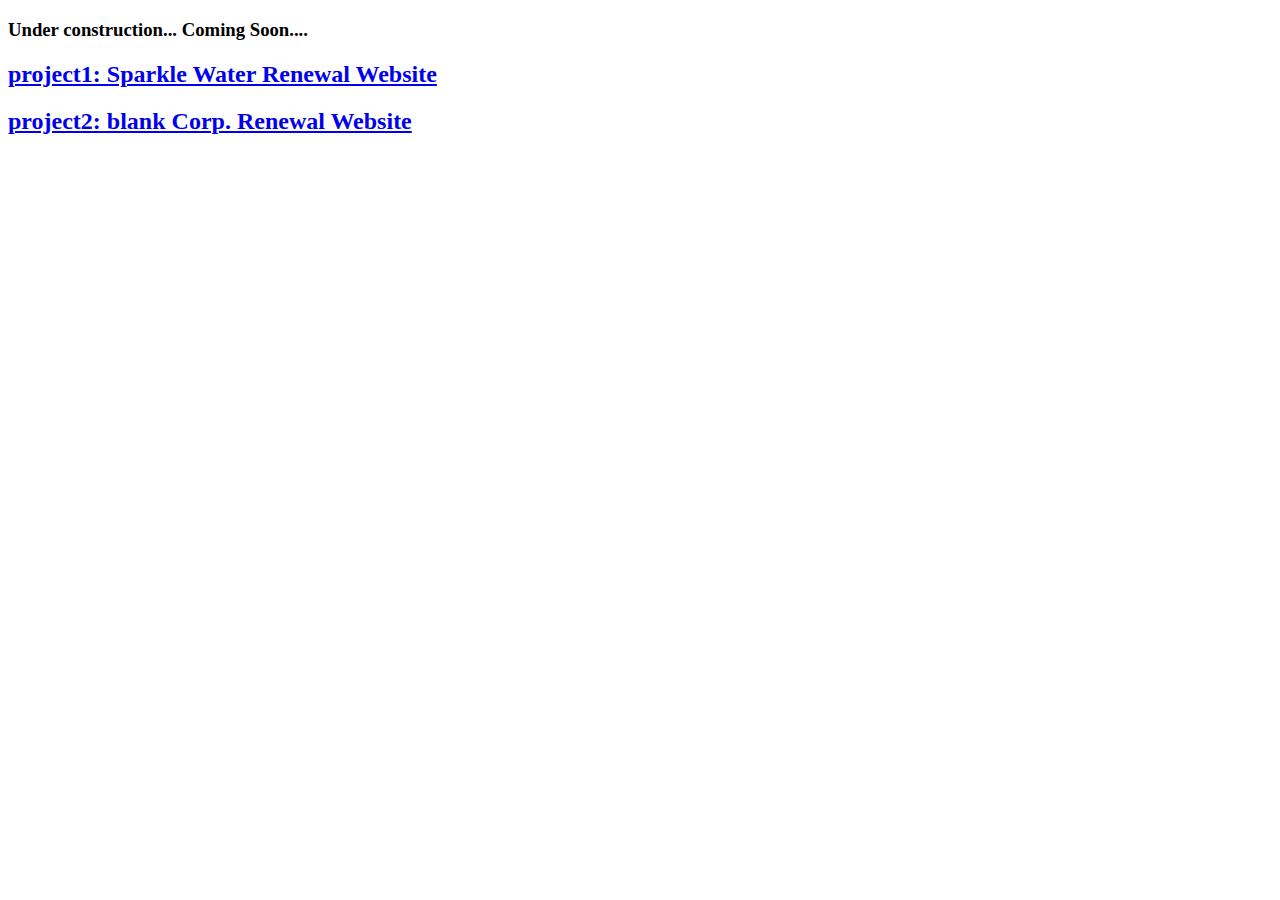
<file: index.html>
<!DOCTYPE html>
<html lang="en">

<head>
    <meta charset="UTF-8">
    <!-- 오픈그래프 -->
    <meta property="og:type" content="website">
    <meta property="og:site_name" content="이우람의 마이 사이트">
    <meta property="og:image" content="img/omimg.png">
    <meta property="og:title" content="Wooram's Mysite Website">
    <meta property="og:description" content="이우람의 포트폴리오">
    <!-- <meta property="og:url"content="010-0000-0000"> -->
    <meta http-equiv="X-UA-Compatible" content="IE=edge">
    <meta name="viewport" content="width=device-width, initial-scale=1.0">
    <title>이우람의 마이 사이트</title>
    <link rel="icon" href="img/favicon.png">
</head>

<body>
    <h3>Under construction... Coming Soon....</h3>
    <h2><a href="project1/index.html" target="_blank">project1: Sparkle Water Renewal Website</a></h2>
    <h2><a href="project2/index.html" target="_blank">project2: blank Corp. Renewal Website</a></h2>
</body>

</html>
</file>
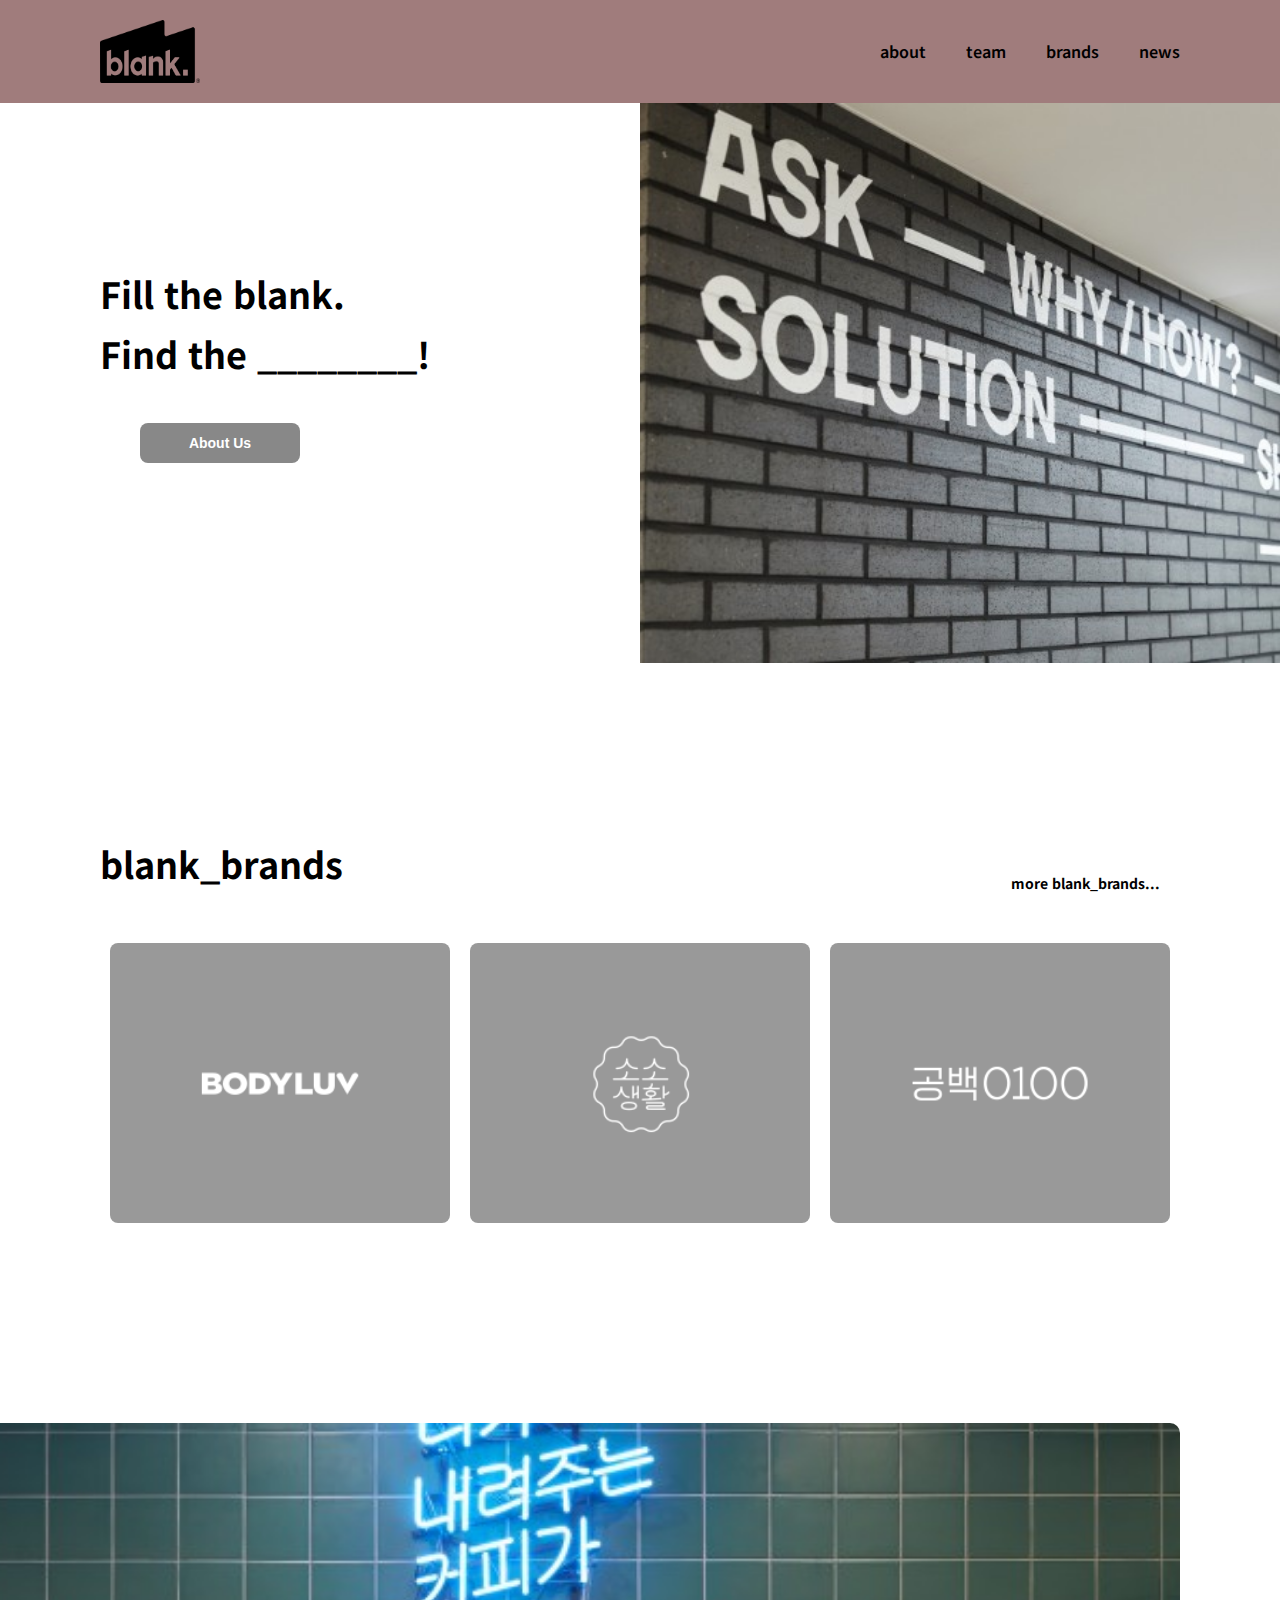
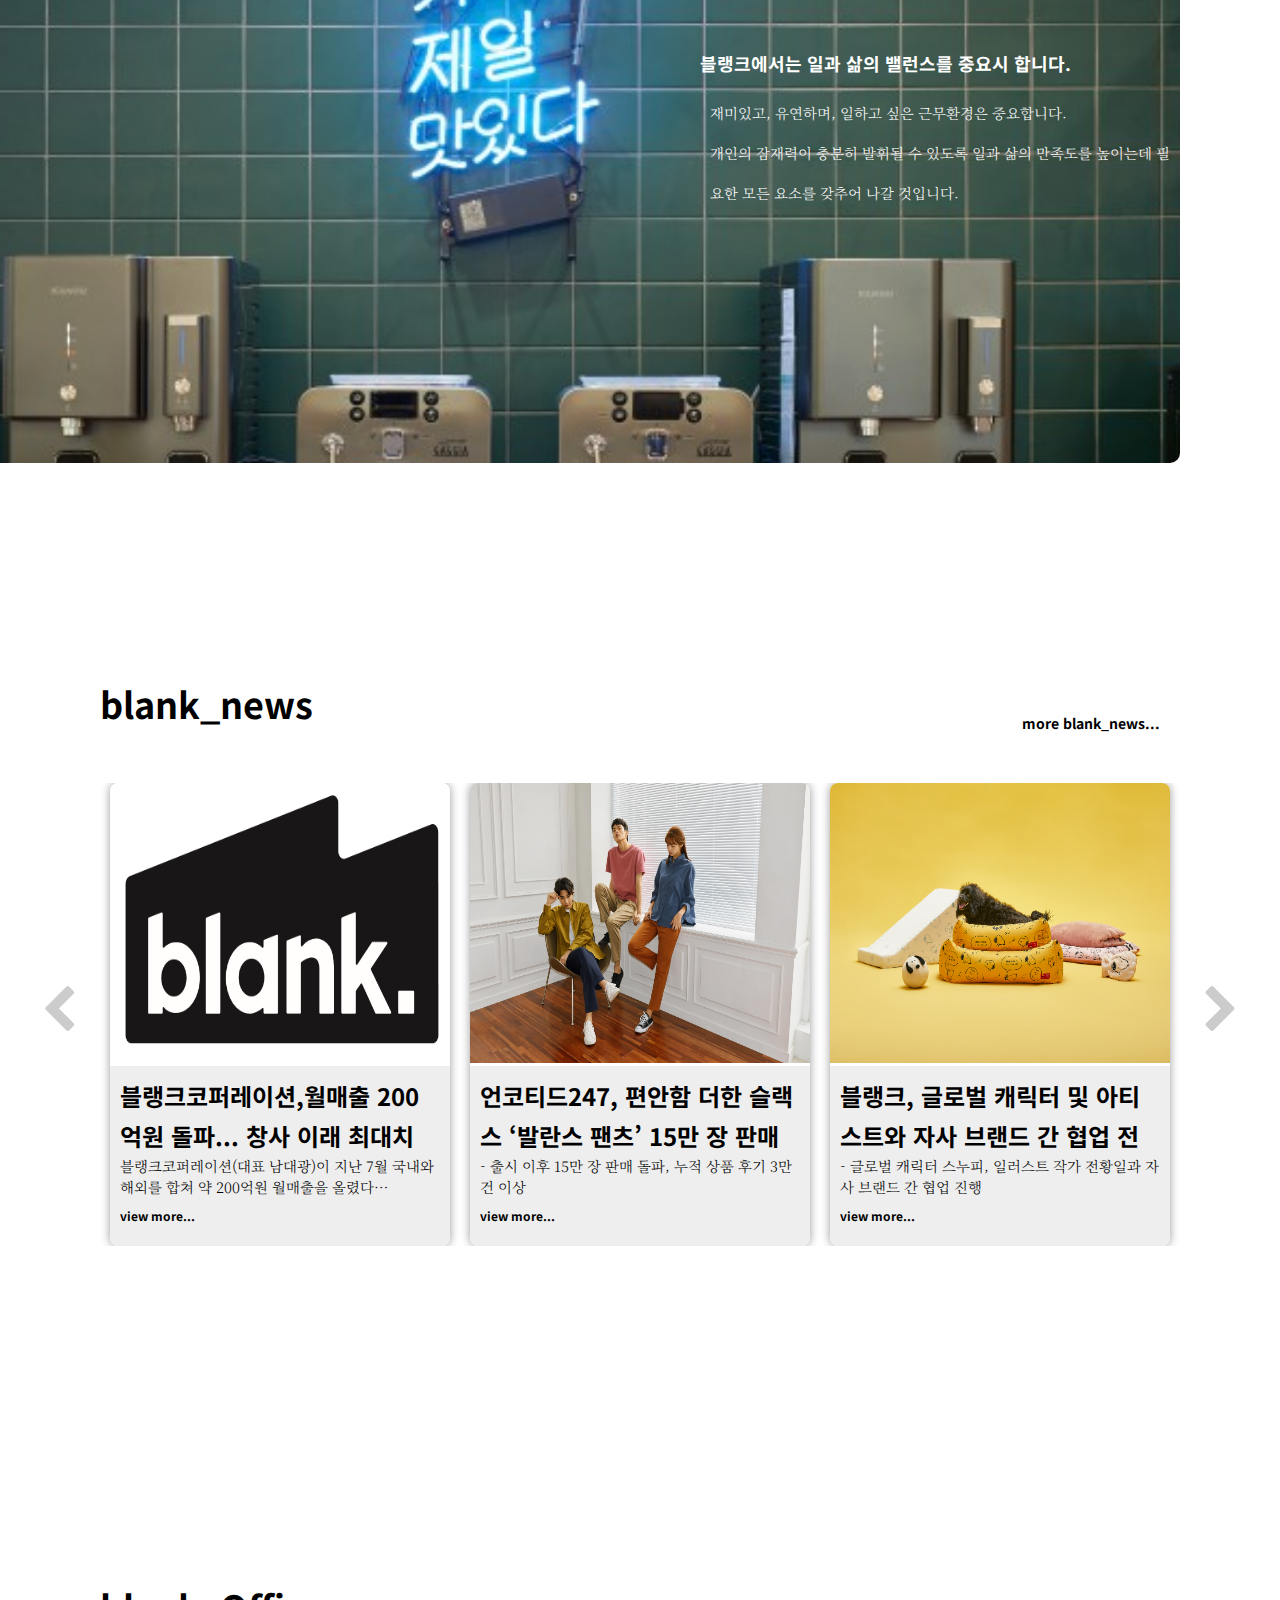
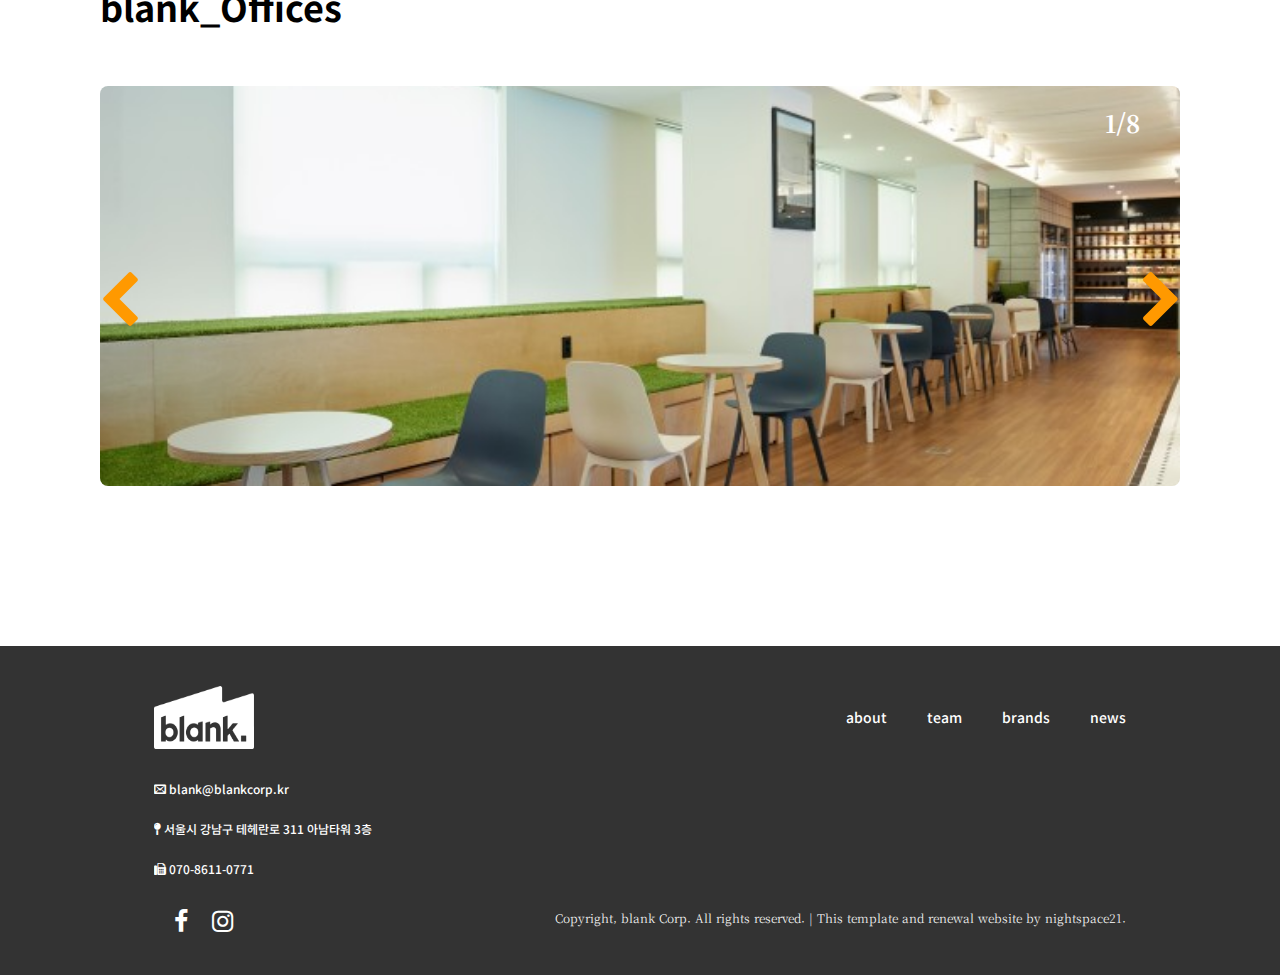
<file: project2/index.html>
<!DOCTYPE html>
<html lang="ko">
<head>
    <meta charset="UTF-8">
    <meta http-equiv="X-UA-Compatible" content="IE=edge">
    <meta name="viewport" content="width=device-width, initial-scale=1.0,minimum-scale=0,maximum-scale=1.0, user-scalable=no">
    <title>blank_corp_renewal_website</title>
    <link rel="icon" href="img/blank_favi.ico">
    <link rel="stylesheet" href="css/reset.css">
    <link rel="stylesheet" href="css/common.css">
    <link rel="stylesheet" href="css/index.css">
    <link rel="stylesheet" href="css/index780.css" media="(max-width: 780px)">
    <link rel="stylesheet" href="css/index420.css" media="(max-width: 420px)">
    <script src="js/jquery-3.6.0.min.js"></script>
    <script src="js/jquery-ui.min.js"></script>
    <script src="js/all.js"></script>
    <script src="js/index.js"></script>
</head>
<body>
    <div class="hdrWrap">
        <header>
            <h1>
                <a href="index.html"><img src="img/ci_logo.png" alt="logo"></a>
            </h1>
            <nav>
                <h2><a href="sub1_about.html"> about </a></h2>
                <h2><a href="sub2_team.html"> team  </a></h2>
                <h2><a href="sub3_brands.html"> brands </a></h2>
                <h2><a href="sub4_news.html"> news </a></h2>
            </nav>
            <div class="bars">
                <button><i class="lee-menu"></i></button>
            </div>
        </header>
    </div>

    <div class="navWrap">
        <section>
            <div class="image i1"></div>
            <nav>
                <h2><a href="sub1_about.html"> about </a></h2>
                <h2><a href="sub2_team.html"> team  </a></h2>
                <h2><a href="sub3_brands.html"> brands </a></h2>
                <h2><a href="sub4_news.html"> news </a></h2>
            </nav>
        </section>
    </div>
    
    <div class="main">
        <section>
            <header>
                <h2> 
                    Fill the blank. 
                    <br> Find the ________!</h2>
                <div class="btn">
                    <button><a href="sub1_about.html">About Us</a></button>
                </div>
            </header>
            <div class="artgroup">
                <article>
                    <div class="image i1"></div>
                </article>
            </div>
        </section>
    </div>

    <div class="content cnt1_brand">
        <header>
            <h3>blank_brands</h3>
            <div class="gopage">
                <h4><a href="sub3_brands.html" target="_blank">more blank_brands...</a> </h4>
            </div>
        </header>
        <section>
            <article>
                <div class="image i1"></div>
                <div class="texts">
                    <div class="logo lo1"></div>
                    <h4>평범한 일상 속 솔루션 '바디럽'</h4>
                    <p>
                        실생활에서 느끼는 사소한 고민부터 큰 고민까지 해결하고자 소비자의 관점에서 돕고 고민합니다.
                    </p>
                    <h5><a href="https://bodyluv.kr/" target="blank_">바디럽 웹사이트</a> </h5>
                </div>
            </article>
            <article>
                <div class="image i2"></div>
                <div class="texts">
                    <div class="logo lo2"></div>
                    <h4>소소한 식습관 '소소생활'</h4>
                    <p>
                        바쁜 생활 속에서 더이상 끼니를 챙기는 것이 사치라고 느끼지 않도록 건강한 식문화를 제안합니다.
                    </p>
                    <h5><a href="http://sosolife.kr/" target="blank_">소소생활 웹사이트</a></h5>
                </div>
            </article>
            <article>
                <div class="image i3"></div>
                <div class="texts">
                    <div class="logo lo3"></div>
                    <h4>모던한 클린 라이프스타일 '공백'</h4>
                    <p>
                        모던하고 기능적인 디자인으로 새로운 클린 라이프스타일을 제안합니다.
                        
                    </p>
                    <h5><a href="http://www.gong100.kr/" target="blank_">공백 웹사이트</a></h5>
                </div>
            </article>
        </section>
    </div>

    <div class="content cnt2_banner">
        <section>
            <article>
                <div class="image i1"></div>
                <div class="texts">
                    <h4>블랭크에서는 일과 삶의 밸런스를 중요시 합니다.</h4>
                    <p>
                        재미있고, 유연하며, 일하고 싶은 근무환경은 중요합니다. 
                        <br>개인의 잠재력이 충분히 발휘될 수 있도록 일과 
                        삶의 만족도를 높이는데 필요한 모든 요소를 
                        갖추어 나갈 것입니다.
                    </p>
                </div>
            </article>
        </section>
    </div>

    <div class="content cnt3_news">
        <header>
            <h3>blank_news</h3>
            <div class="gopage">
                <h4><a href="sub4_news.html" target="_blank">more blank_news...</a></h4>
            </div>
        </header>
        <section>
            <div class="artview">
                <div class="artgroup">
                    <article class='center'>
                        <div class="image i2"><img src="img/index/news/pic02.jpg" alt="news_pt2"></div>
                        <div class="texts">
                            <h4>언코티드247, 편안함 더한 슬랙스 ‘발란스 팬츠’ 15만 장 판매 돌파</h4>
                            <p>
                                - 출시 이후 15만 장 판매 돌파, 누적 상품 후기 3만 건 이상
                                <br>- 세련된 디자인에 착용감, 데일리 패션아이템으로 주목
                                <br>- 여름 맞아 일상, 물놀이 등 다양한 활동에 적합한 ‘포세이돈 팬츠’ 출시
                            </p>
                            <h5><a href="sub4_news.html">view more...</a></h5>
                        </div>
                    </article>
                    <article>
                        <div class="image i3"><img src="img/index/news/pic03.jpg" alt="news_pt3"></div>
                        <div class="texts">
                            <h4>블랭크, 글로벌 캐릭터 및 아티스트와 자사 브랜드 간 협업 전개</h4>
                            <p>
                                - 글로벌 캐릭터 스누피, 일러스트 작가 전황일과 자사 브랜드 간 협업 진행
                                <br>- 기대평 7,000여 건, 초도물량 완판, 높은 만족도에 추가판매 요청 쇄도
                                <br>- 이슈화 보다는 브랜드 메시지 전파에 초점, 다양한 협업 이어갈 것
                            </p>
                            <h5><a href="sub4_news.html">view more...</a></h5>
                        </div>
                    </article>
                    <article>
                        <div class="image i4"><img src="img/index/news/pic04.jpg" alt="news_pt4"></div>
                        <div class="texts">
                            <h4>블랭크코퍼레이션, 무역의 날 맞아 700만불 수출의 탑 수상</h4>
                            <p>
                                - 2018년 해외 법인 설립, 작년 300만 이어 올해 수출액 700만불 성과
                                <br>- 아시아 이어 미주로 수출 국가 다변화, 현지 맞춤형 전략으로 성장 이어가
                                <br>- 커머스와 콘텐츠 결합한 블랭크식 비즈니스 모델 해외서도 작용 확인
                            </p>
                            <h5><a href="sub4_news.html">view more...</a></h5>
                        </div>
                    </article>
                    <article>
                        <div class="image i5"><img src="img/index/news/pic05.jpg" alt="news_pt5"></div>
                        <div class="texts">
                            <h4>반려동물 교감 브랜드 아르르, 패션브랜드 폴로 랄프 로렌과 함께 새해맞이 선물세트 공개</h4>
                            <p>
                                - 반려가족에게 신뢰받는 아르르, 세계적 패션브랜드 폴로 랄프 로렌의 만남
                                <br>- 반려견 폴로 티셔츠와 아르르 하네스, 리쉬로 구성된 300세트 한정판
                                <br>- 양사의 브랜드 정체성과 디자인 감각 엿볼 수 있는 패션 화보도 선보여
                            </p>
                            <h5><a href="sub4_news.html">view more...</a></h5>
                        </div>
                    </article>
                    <article>
                        <div class="image i6"><img src="img/index/news/pic06.png" alt="news_pt6"></div>
                        <div class="texts">
                            <h4>바디럽, 마스크 재판매로 폭리 취하는 악용 사례에 주의 당부</h4>
                            <p>
                                - 바디럽 마스크 제품으로 부당 이익 취하는 리셀러(재판매업자) 주의 당부
                                <br>- 대량 매집 의심 사례 확인 및 조치 위한 실시간 모니터링 시스템 가동
                                <br>- KF94 마스크 20만 장 추가 확보, 1인당 100 장 한정판매로 안전공급 실시
                            </p>
                            <h5><a href="sub4_news.html">view more...</a></h5>
                        </div>
                    </article>
                    <article>
                        <div class="image i1"><img src="img/index/news/pic01.jpg" alt="news_pt1"></div>
                        <div class="texts">
                            <h4>블랭크코퍼레이션,월매출 200억원 돌파... 창사 이래 최대치</h4>
                            <p>
                                블랭크코퍼레이션(대표 남대광)이 지난 7월 국내와 해외를 합쳐 약 200억원 월매출을 올렸다…
                            </p>
                            <h5><a href="sub4_news.html">view more...</a></h5>
                        </div>
                    </article>
                </div>
                <div class="btns">
                    <button class="btprev"> <i class="lee-chevron-left"></i>   </button>
                    <button class="btnext"> <i class="lee-chevron-right"></i>   </button>
                </div>
            </div>
        </section>
    </div>

    <div class="content cnt4_offices">
        <header>
            <h3>blank_Offices</h3>
        </header>
        <section>
            <div class="num"><span>1</span>/8</div>
            <div class="artgroup">
                <article>
                    <div class="image i2"></div>
                    <div class="image i3"></div>
                    <div class="image i4"></div>
                    <div class="image i5"></div>
                    <div class="image i6"></div>
                    <div class="image i7"></div>
                    <div class="image i8"></div>
                    <div class="image i1"></div>
                </article>
            </div>
            <div class="btns">
                <button class="btprev"><i class="lee-chevron-left"></i></button>
                <button class="btnext"> <i class="lee-chevron-right"></i></button>
            </div>
        </section>
    </div>

<div class="ftrWrap">
    <footer>
        <div class="footerFst">
            <h1>
                <a href="index.html"><img src="img/ci_logo_w.png" alt="logo"></a>
            </h1>
            <nav>
                <h2><a href="sub1_about.html"> about </a></h2>
                <h2><a href="sub2_team.html"> team  </a></h2>
                <h2><a href="sub3_brands.html"> brands </a></h2>
                <h2><a href="sub4_news.html"> news </a></h2>
            </nav>
        </div>
        <div class="footermiddle">
            <nav><h4><i class='lee-envelop'></i> <a href="mailto:blank@blankcorp.kr" target="_blank">blank@blankcorp.kr</a></h4></nav>
            <nav><h4><i class="lee-map-pin"></i> <a href="http://naver.me/FVPXGFjz" target="_blank">서울시 강남구 테헤란로 311 아남타워 3층</a></h4></nav>
            <nav><h4><i class="lee-fax"></i> <a href="fax:070-8611-0771" target="_blank">070-8611-0771</a> </h4></nav>
        </div>
        <div class="footerlast">
            <nav>
                <a href="https://www.facebook.com/blankcp/" target="_blank"><i class="lee-facebook"></i></a>
                <a href="https://www.instagram.com/blank_corp/" target="_blank"><i class="lee-instagram"></i></a>
            </nav>
            <p>
                Copyright, blank Corp. All rights reserved. | This template and renewal website by nightspace21.
            </p>
        </div>
    </footer>
</div>

</body>
</html>
</file>
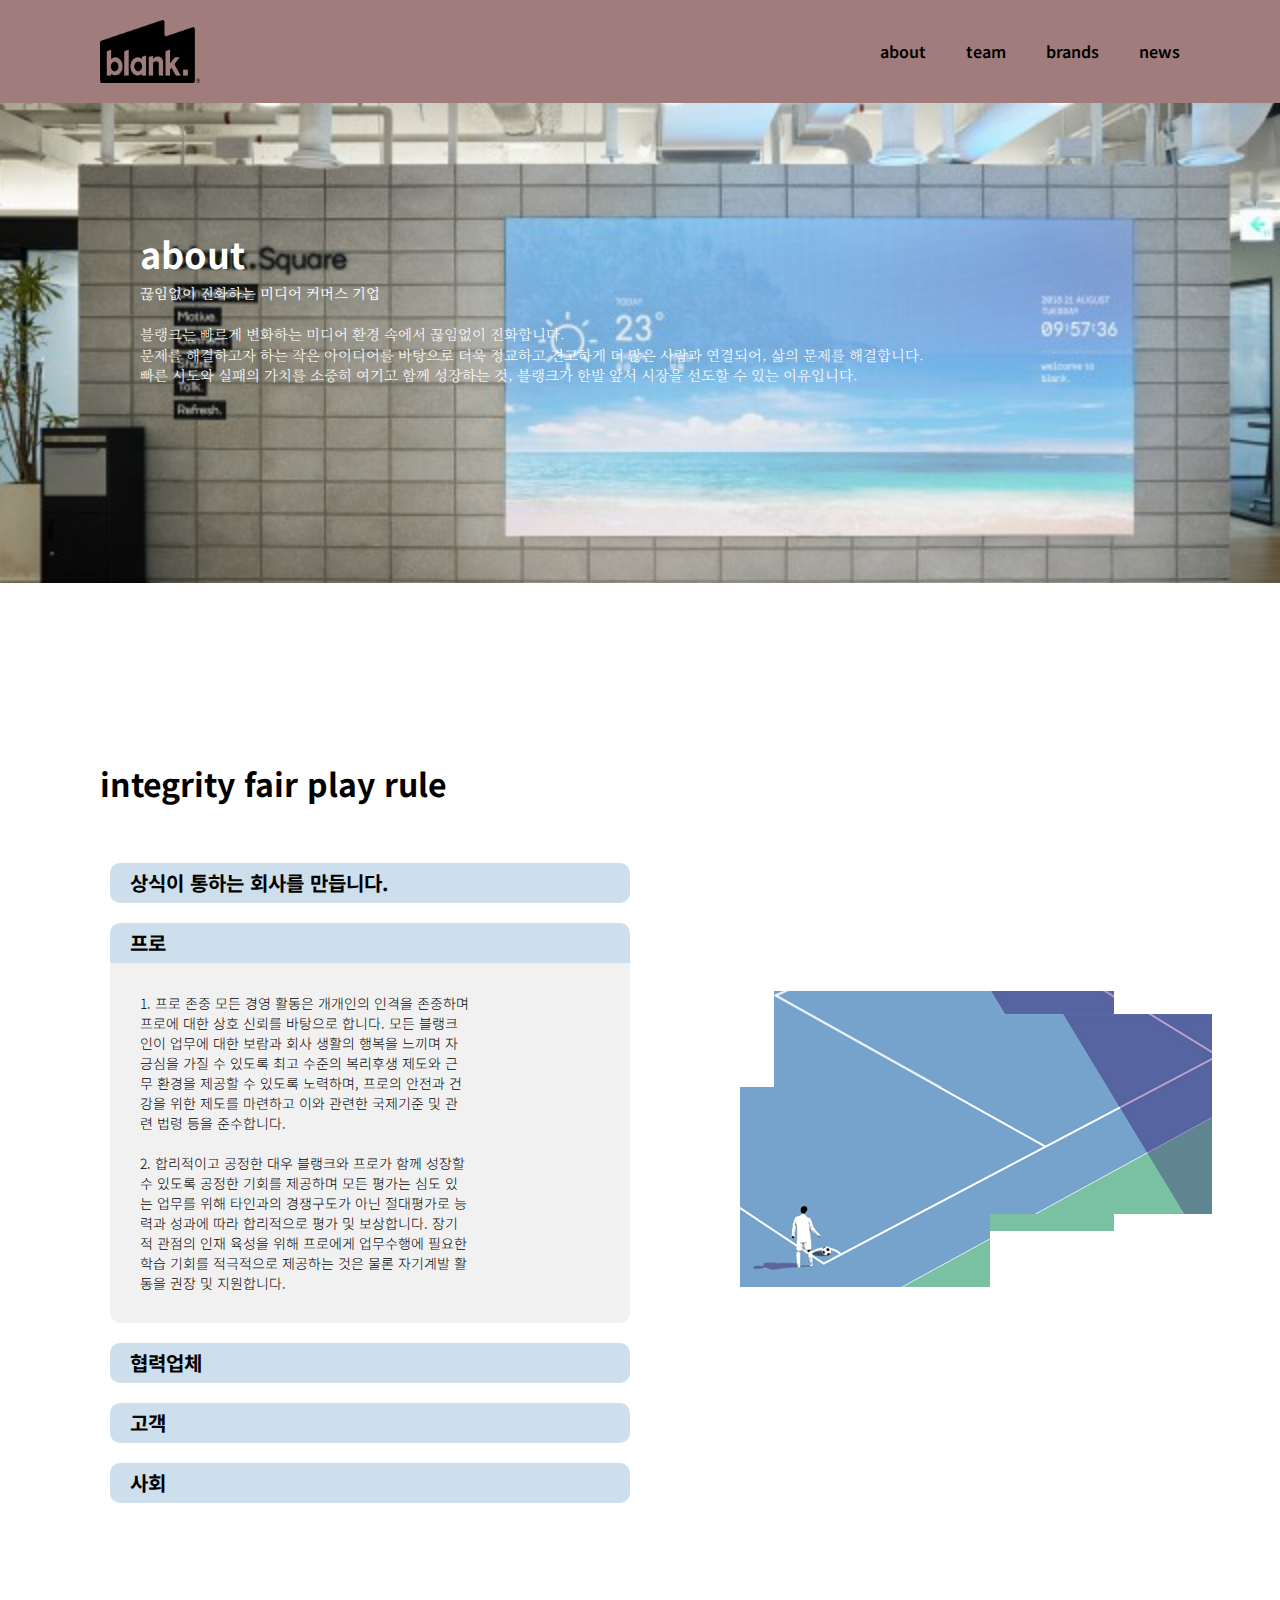
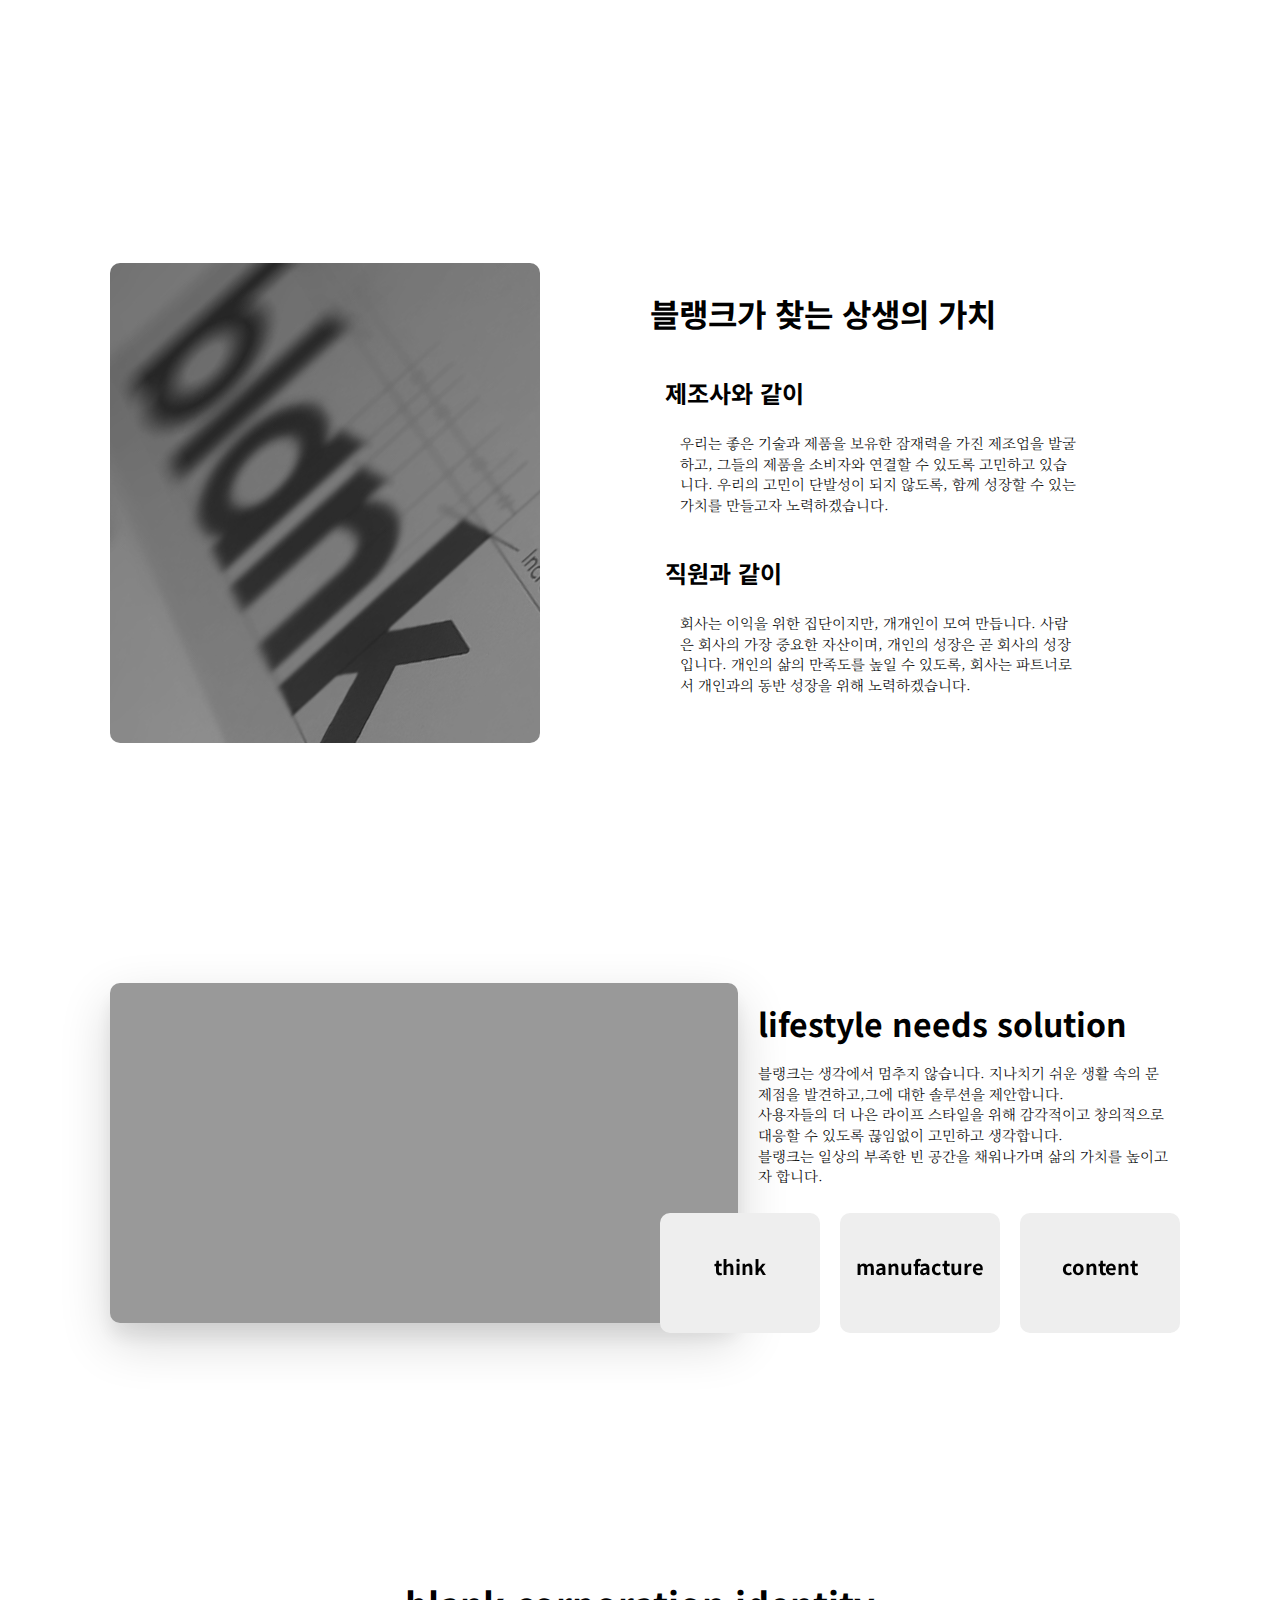
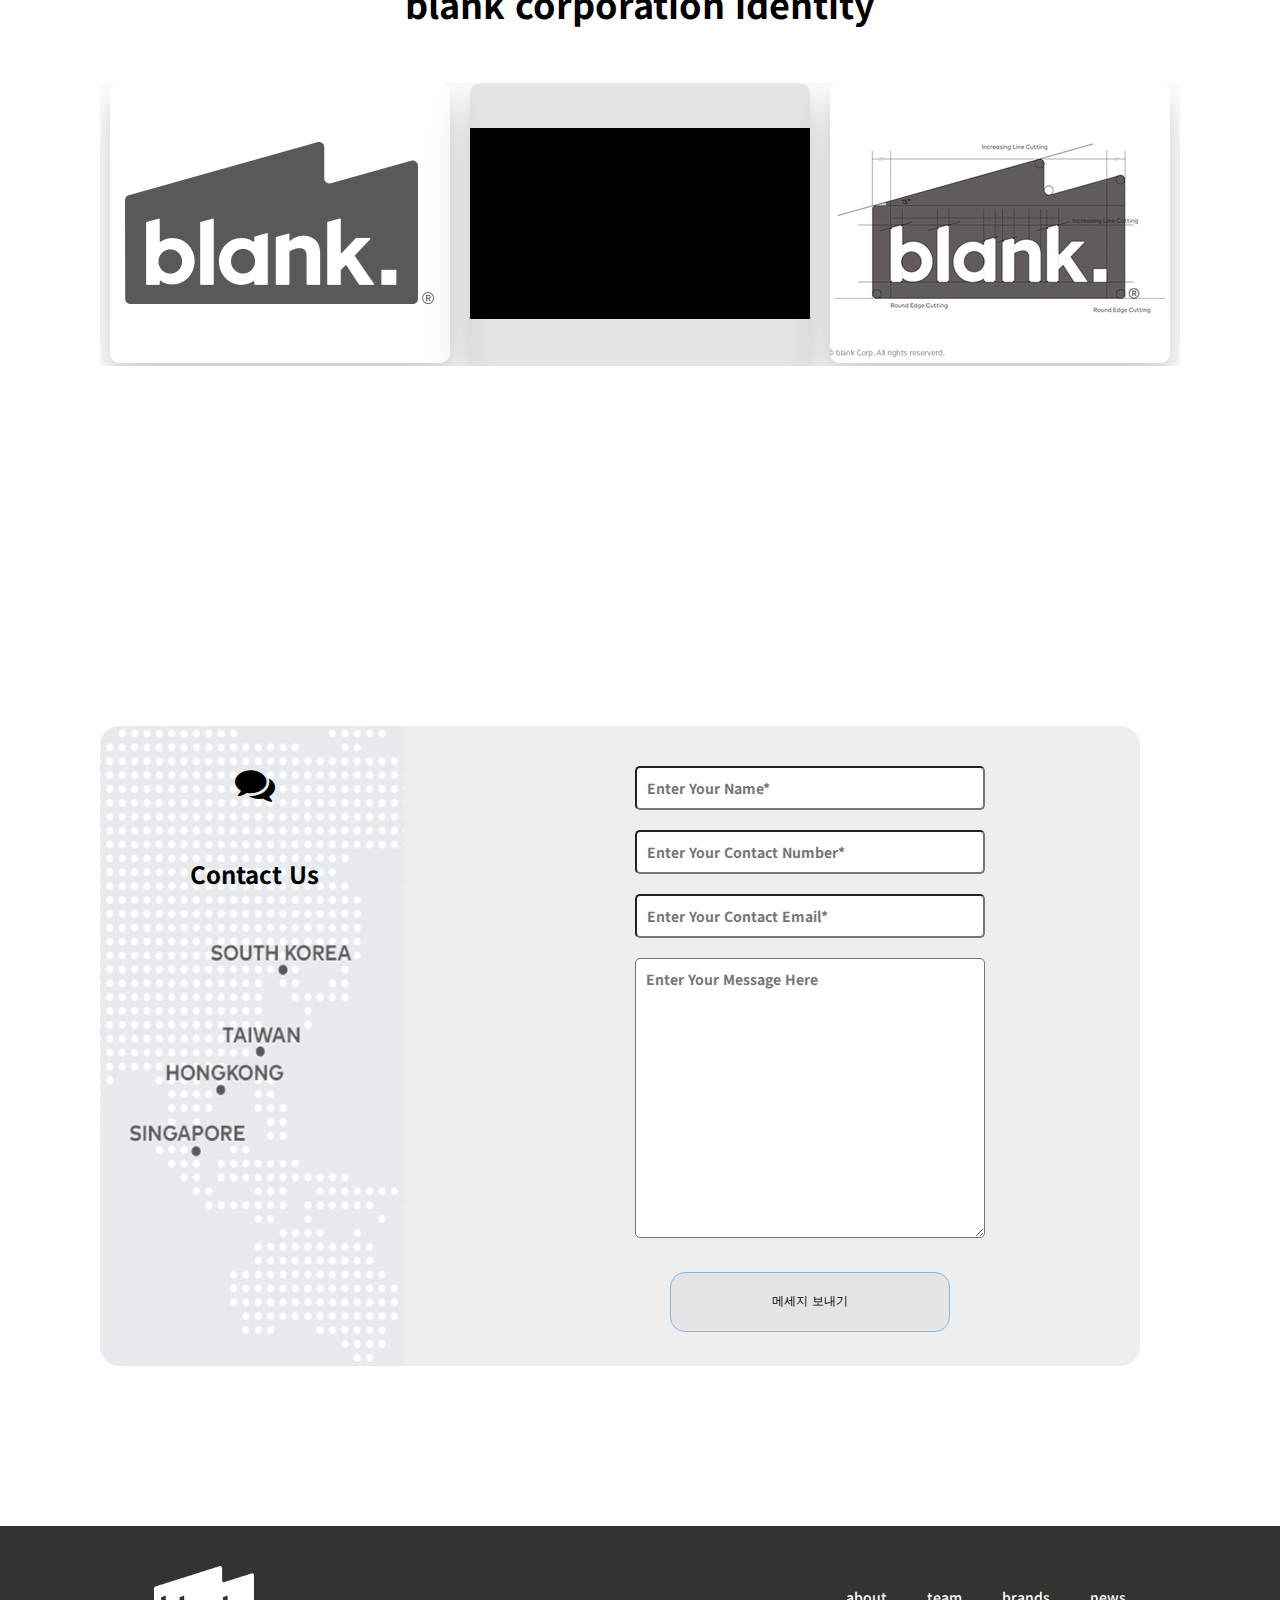
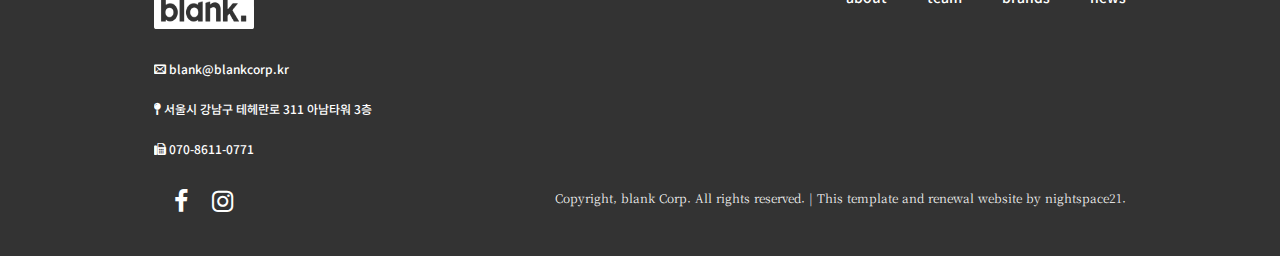
<file: project2/sub1_about.html>
<!DOCTYPE html>
<html lang="ko">
<head>
    <meta charset="UTF-8">
    <meta http-equiv="X-UA-Compatible" content="IE=edge">
    <meta name="viewport" content="width=device-width, initial-scale=1.0,minimum-scale=0,maximum-scale=1.0">
    <title>blank_corp_renewal_about</title>
    <link rel="icon" href="img/blank_favi.ico">
    <link rel="stylesheet" href="css/reset.css">
    <link rel="stylesheet" href="css/common.css">
    <link rel="stylesheet" href="css/sub1.css">
    <link rel="stylesheet" href="css/sub1780.css" media="(max-width: 780px)">
    <link rel="stylesheet" href="css/sub1420.css" media="(max-width: 420px)">
    <script src="js/jquery-3.6.0.min.js"></script>
    <script src="js/jquery-ui.min.js"></script>
    <script src="js/all.js"></script>

</head>
<body>
    <div class="hdrWrap">
        <header>
            <h1>
                <a href="index.html"><img src="img/ci_logo.png" alt="logo"></a>
            </h1>
            <nav>
                <h2><a href="sub1_about.html"> about </a></h2>
                <h2><a href="sub2_team.html"> team  </a></h2>
                <h2><a href="sub3_brands.html"> brands </a></h2>
                <h2><a href="sub4_news.html"> news </a></h2>
            </nav>
            <div class="bars">
                <button><i class="lee-menu"></i></button>
            </div>
        </header>
    </div>

    <div class="navWrap">
        <section>
            <div class="image i1"></div>
            <nav>
                <h2><a href="sub1_about.html"> about </a></h2>
                <h2><a href="sub2_team.html"> team  </a></h2>
                <h2><a href="sub3_brands.html"> brands </a></h2>
                <h2><a href="sub4_news.html"> news </a></h2>
            </nav>
        </section>
    </div>
<!-- after header -->

<div class="main">
    <section>
        <article>
            <h2>about</h2>
            <p>
                <b>끊임없이 진화하는 미디어 커머스 기업</b>
                <br>
                <br>블랭크는 빠르게 변화하는 미디어 환경 속에서 끊임없이 진화합니다. 
                <br>문제를 해결하고자 하는 작은 아이디어를 바탕으로 더욱 정교하고 견고하게 더 많은 사람과 연결되어, 삶의 문제를 해결합니다. 
                <br>빠른 시도와 실패의 가치를 소중히 여기고 함께 성장하는 것, 블랭크가 한발 앞서 시장을 선도할 수 있는 이유입니다.
            </p>
        </article>
    </section>
</div>

<div class="content cnt1_integrity">
    <header>
        <h3>integrity fair play rule</h3>
    </header>

    <section>
        <div class="artview">
            <div class="artgroup">
                <article>
                    <input type="radio" name="accordion" id='a1'>
                    <input type="radio" name="accordion" id="a2" checked>
                    <input type="radio" name="accordion" id="a3">
                    <input type="radio" name="accordion" id="a4">
                    <input type="radio" name="accordion" id="a5">
            
                    <dl>
                        <dt>
                            <label for="a1">상식이 통하는 회사를 만듭니다.</label>
                        </dt>
                        <dd>
                            1. 우리는 블랭크 정신을 바탕으로 끊임없는 변화와 혁신을 통한 지속적인 성장을 추구합니다. 하지만, 이익과 성장에만 초점을 맞춰 사업을 영위하진 않을 것입니다. 
                            <br><br>
                            2. 블랭크 정신의 핵심은 개인과 회사뿐 아니라, 사회적 차원에서 윤리적 책임을 다해 바르게 성장하는 것이기 때문입니다. 
                            <br><br>
                            3. 윤리강령(integrity fair play rule)은 회사의 성장 과정에서 구성원 모두가 경험할 수 있는 윤리적 딜레마를 올바르게 헤쳐나가도록 돕기 위해 마련하였습니다.
                        </dd>
                        <!--  -->
                        <dt>
                            <label for="a2">프로</label>
                        </dt>
                        <dd>
                            1. 프로 존중
                            모든 경영 활동은 개개인의 인격을 존중하며 프로에 대한 상호 신뢰를 바탕으로 합니다. 모든 블랭크인이 업무에 대한 보람과 회사 생활의 행복을 느끼며 자긍심을 가질 수 있도록 최고 수준의 복리후생 제도와 근무 환경을 제공할 수 있도록 노력하며, 프로의 안전과 건강을 위한 제도를 마련하고 이와 관련한 국제기준 및 관련 법령 등을 준수합니다.
                            <br><br>
                            2. 합리적이고 공정한 대우
                            블랭크와 프로가 함께 성장할 수 있도록 공정한 기회를 제공하며 모든 평가는 심도 있는 업무를 위해 타인과의 경쟁구도가 아닌 절대평가로 능력과 성과에 따라 합리적으로 평가 및 보상합니다. 장기적 관점의 인재 육성을 위해 프로에게 업무수행에 필요한 학습 기회를 적극적으로 제공하는 것은 물론 자기계발 활동을 권장 및 지원합니다.
                        </dd>
                        <!--  -->
                        <dt>
                            <label for="a3">협력업체</label>
                        </dt>
                        <dd>
                            1. 동등한 위치의 동반자
                            사업 목적에 적합한 협력 업체를 선정할 때는 공정하고 합리적인 기준을 적용하며 이행 과정과 품질 등의 평가는 동일한 기준으로 이루어집니다. 모든 거래는 동등한 위치에서 이루어지며 거래상의 우월한 지위를 이용한 어떠한 부당 행위도 하지 않습니다. 상호 존중을 바탕으로 협력 업체를 전략적 동반자로 인식하며 공동의 이익과 공동의 발전을 추구합니다.
                            <br><br>
                            2. 협력업체 정보 보호
                            협력업체의 정보와 영업비밀은 동의가 있거나 법률상 허용되는 경우를 제외하고 제공받은 목적 외의 용도로 이용하지 않으며 타사의 비공개 정보나 영업비밀을 부당한 방법으로 취득하거나 활용하지 않습니다.
                        </dd>
                        <!--  -->
                        <dt>
                            <label for="a4">고객</label>
                        </dt>
                        <dd>
                            1. 고객을 위한 가치
                            블랭크의 성장은 고객을 위한 가치 창출을 기반으로 합니다. 고객이 필요로 하는 솔루션을 찾기 위하여 항상 노력하며 고객에게 실질적으로 도움이 되고 만족을 줄 수 있는 새롭고 진정한 가치를 지속해서 창출합니다.
                            <br><br>
                            2. 고객존중
                            항상 고객의 의견을 존중하고 귀 기울이며 고객의 입장에서 생각하고 행동합니다. 네트워크를 통해 고객과 하나 됨을 소중히 생각합니다.
                            <br><br>
                            3. 고객보호
                            고객과 관련된 정보 및 명예, 지적 재산의 소중함을 알고 철저히 보호합니다.
                        </dd>
                        <!--  -->
                        <dt>
                            <label for="a5">사회</label>
                        </dt>
                        <dd>
                            1. 법규와 사회규범의 준수
                            사업 활동을 영위하는 국내외 모든 지역의 제반 법규와 사회규범 및 회계기준 등을 준수하고 지역사회의 문화와 상거래 관습을 존중합니다. 인권 및 환경 관련 국제기준 및 관련 법령 등을 준수합니다.
                            <br><br>
                            2. 사회발전 및 건전한 문화 창달에 기여
                            고용의 창출과 조세의 신고납부 의무를 성실히 이행하며 블랭크가 제공하는 서비스의 사회·문화적 유해성 여부를 고려하고 청소년을 보호하는 등 경영 활동 과정에서 지역사회의 건전한 문화 형성의 가치를 적극적으로 반영합니다. 고객, 협력업체, 프로 등 사회의 다양한 이해관계자에 대해 나이, 성별, 인종, 종교, 지역, 신체적 조건 등의 어떠한 이유로도 차별하거나 편견을 갖지 않습니다. 삶의 질을 높여주는 지속적인 가치 창출을 통해 인류의 삶을 풍요롭게 하며 사회공헌 활동 및 교육, 문화, 복지사업 등을 통해 사회적 책임을 만들어 가겠습니다.
                        </dd>
                    </dl>  
                </article>
            </div>
            <div class="imggroup">
                <article>
                    <div class="image i1"></div>
                </article>
                <article>
                    <div class="image i2"></div>
                </article>
                <article>
                    <div class="image i3"></div>
                </article>
            </div>
        </div>


    </section>
</div>

<div class="content cnt2_value">
    <section>
        <div class="artview">
            <div class="image i1"></div>
            <div class="artgroup">
                <header>
                    <h3>블랭크가 찾는 상생의 가치</h3>
                </header>
                <article>
                    <div class="texts">
                        <h4>제조사와 같이</h4>
                        <p>
                            우리는 좋은 기술과 제품을 보유한 잠재력을 가진 제조업을 발굴하고, 
                            그들의 제품을 소비자와 연결할 수 있도록 고민하고 있습니다. 우리의 
                            고민이 단발성이 되지 않도록, 함께 성장할 수 있는 가치를 
                            만들고자 노력하겠습니다.
                        </p>
                    </div>
                    <div class="texts">
                        <h4>직원과 같이</h4>
                        <p>
                            회사는 이익을 위한 집단이지만, 개개인이 모여 만듭니다. 사람은 회사의 
                            가장 중요한 자산이며, 개인의 성장은 곧 회사의 성장입니다. 개인의 삶의 
                            만족도를 높일 수 있도록, 회사는 파트너로서 개인과의 동반 
                            성장을 위해 노력하겠습니다.
                        </p>
                    </div>
                </article>
            </div>
        </div>
    </section>
</div>

<div class="content cnt3_solu">
    <section>
        <div class="artview">
            <div class="vdo i1">
                <video src="vdo/sub1/lifesolution.mp4" width="630" height="340" autoplay muted loop></video>
            </div>
            <div class="artgroup">
                <header>
                    <h3>lifestyle needs solution</h3>
                </header>
                <article>
                    <div class="texts">
                        <p>
                            블랭크는 생각에서 멈추지 않습니다. 지나치기 쉬운 생활 속의 문제점을 발견하고,그에 대한 솔루션을 제안합니다. 
                            <br>사용자들의 더 나은 라이프 스타일을 위해 감각적이고 창의적으로 대응할 수 있도록 끊임없이 고민하고 생각합니다. 
                            <br>블랭크는 일상의 부족한 빈 공간을 채워나가며 삶의 가치를 높이고자 합니다. 
                        </p>
                    </div>
                </article>
            </div>
        </div>
        <div class="box">
            <div class="image i2">think</div>
            <div class="image i3">manufacture</div>
            <div class="image i4">content</div>
        </div>
    </section>
</div>

<div class="content cnt4_identity">
    <header>
        <h3>blank corporation identity</h3>
    </header>
    <section>
        <div class="artgroup">
            <article>
                <div class="image i1"></div>
                <div class="texts">
                    <h4>blank corportation</h4>
                    <p>
                        블랭크 브랜드 경험을 만드는 것은 블랭크다움을 
                        정의하는 것에서부터 시작했습니다.
                        블랭크 기업 아이덴티티는 블랭크가 전달하고자 
                        하는 스피릿과 기업메세지를 의미합니다.
                        새로운 관점으로 생각하고 기획하며 설계하는 
                        메뉴 팩처링, 문제를 해결하는 유연한 사고와 논리,
                        빠르게 변화하는 디지털 환경속에서 혁신과 
                        아이디어를 바탕으로 더 나은 삶의 가치를 
                        만들어내는 think factory를 표현했습니다.
                    </p>
                </div>
            </article>
            <article>
                <div class="outer">
                    <video width="340" height="280" autoplay mutedloop>
                        <source src="vdo/sub1/bidentity.mp4"type="video/mp4">
                    </video>
                </div>
            </article>
            <article>
                <div class="image i2"></div>
                <div class="texts">
                    <h4>Company Logo Identity</h4>
                </div>
            </article>
        </div>
    </section>
</div>

<div class="content cnt5_messages">
    <section>
        <div class="artgroup">
            <article class="article art1">
                <div class="image i1">
                    <img src="img/sub1/cnt5_bg.jpg" alt="content5_map_image">
                </div>
                <div class="texts it1">
                    <nav><i class="lee-comments"></i></nav>
                    <h4>Contact Us</h4>
                </div>
            </article>
            <article class="article art2">
                <div class="image i2"></div>
                <div class="texts it2">
                    <form>
                        <input type="text" id="fname" name="firstname" placeholder="Enter Your Name*"><br>
                        <input type="number" id="ctcno" name="telephone" placeholder="Enter Your Contact Number*"><br>
                        <input type="email" id="email" name="mailaddress" placeholder="Enter Your Contact Email*">
                        <textarea id="subject" name="subject" placeholder="Enter Your Message Here"></textarea><br>
                        <button type="submit">메세지 보내기</button>
                    </form>
                </div>
            </article>
        </div>

    </section>
</div>



<!-- before footer -->
<div class="ftrWrap">
    <footer>
        <div class="footerFst">
            <h1>
                <a href="index.html"><img src="img/ci_logo_w.png" alt="logo"></a>
            </h1>
            <nav>
                <h2><a href="sub1_about.html"> about </a></h2>
                <h2><a href="sub2_team.html"> team  </a></h2>
                <h2><a href="sub3_brands.html"> brands </a></h2>
                <h2><a href="sub4_news.html"> news </a></h2>
            </nav>
        </div>
        <div class="footermiddle">
            <nav><h4><i class='lee-envelop'></i> <a href="mailto:blank@blankcorp.kr" target="_blank">blank@blankcorp.kr</a></h4></nav>
            <nav><h4><i class="lee-map-pin"></i> <a href="http://naver.me/FVPXGFjz" target="_blank">서울시 강남구 테헤란로 311 아남타워 3층</a></h4></nav>
            <nav><h4><i class="lee-fax"></i> <a href="fax:070-8611-0771" target="_blank">070-8611-0771</a> </h4></nav>
        </div>
        <div class="footerlast">
            <nav>
                <a href="https://www.facebook.com/blankcp/" target="_blank"><i class="lee-facebook"></i></a>
                <a href="https://www.instagram.com/blank_corp/" target="_blank"><i class="lee-instagram"></i></a>
            </nav>
            <p>
                Copyright, blank Corp. All rights reserved. | This template and renewal website by nightspace21.
            </p>
        </div>
    </footer>
</div>

</body>
</html>
</file>
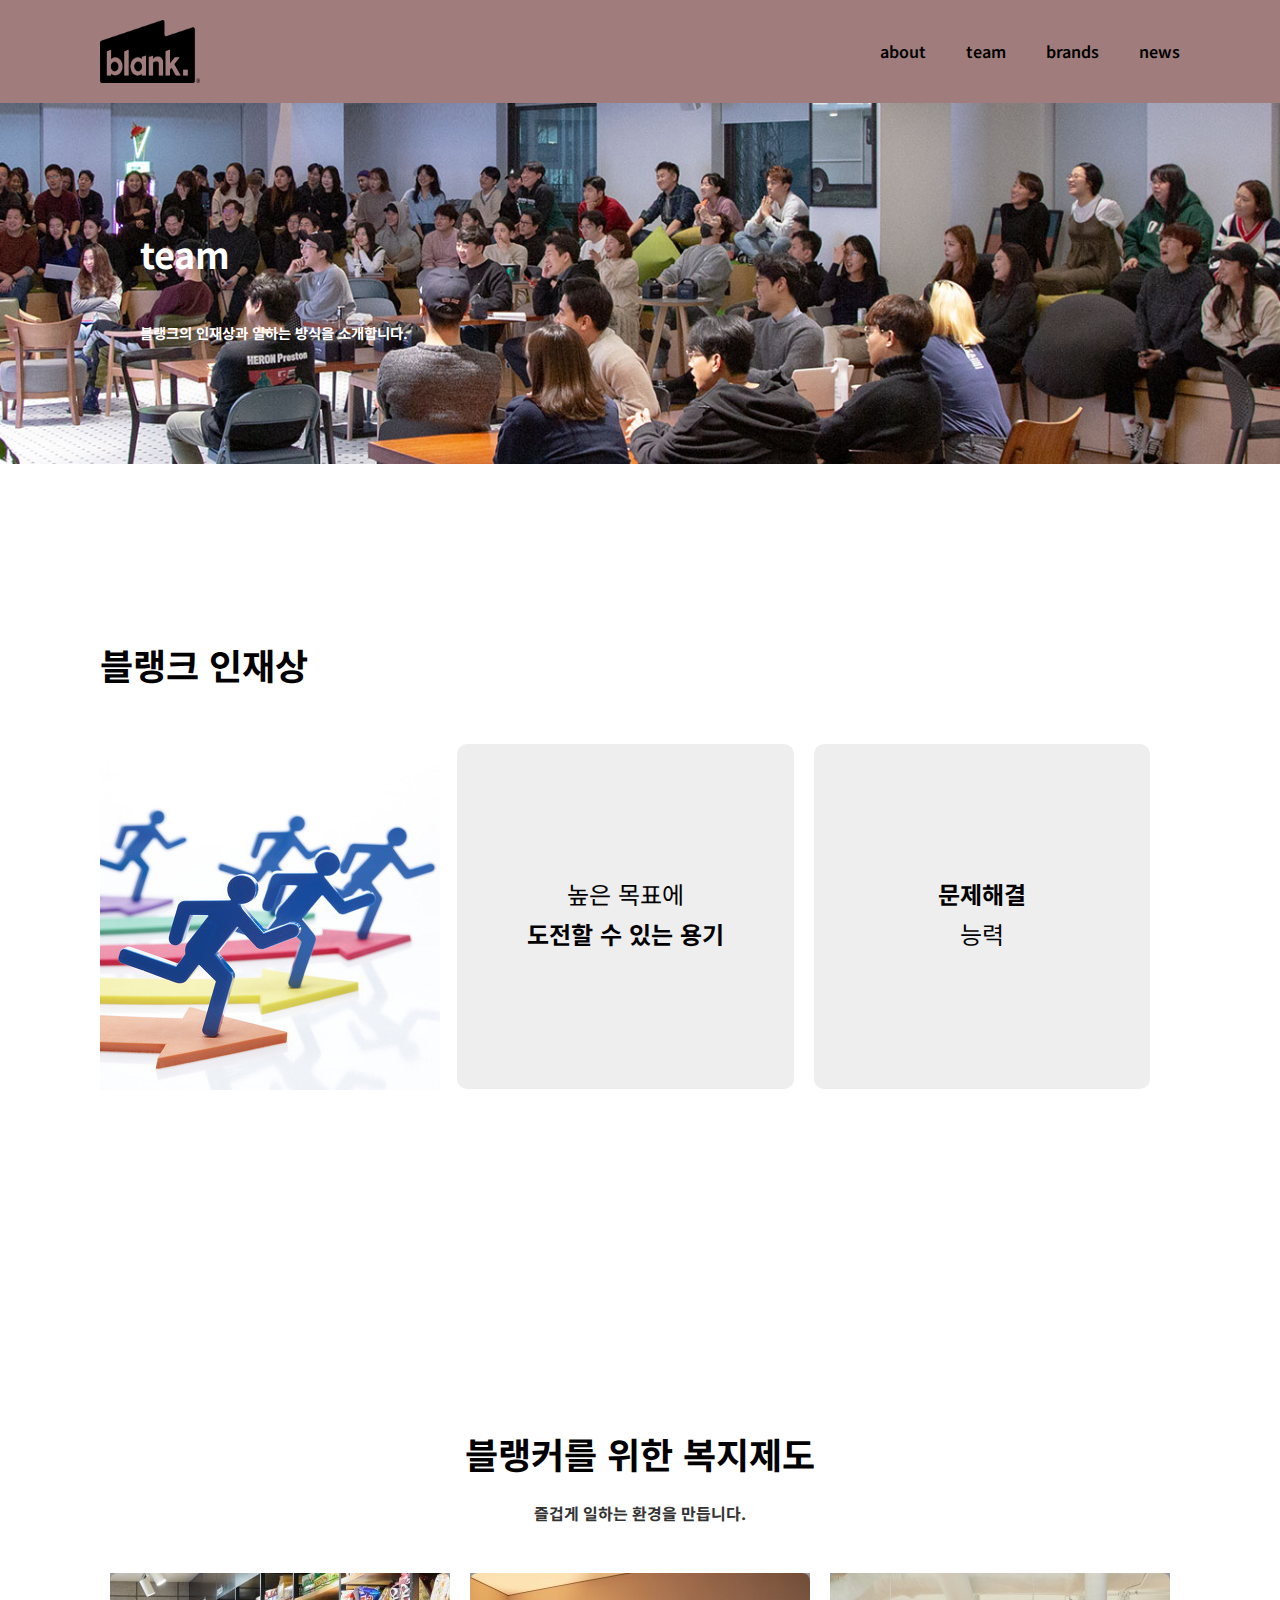
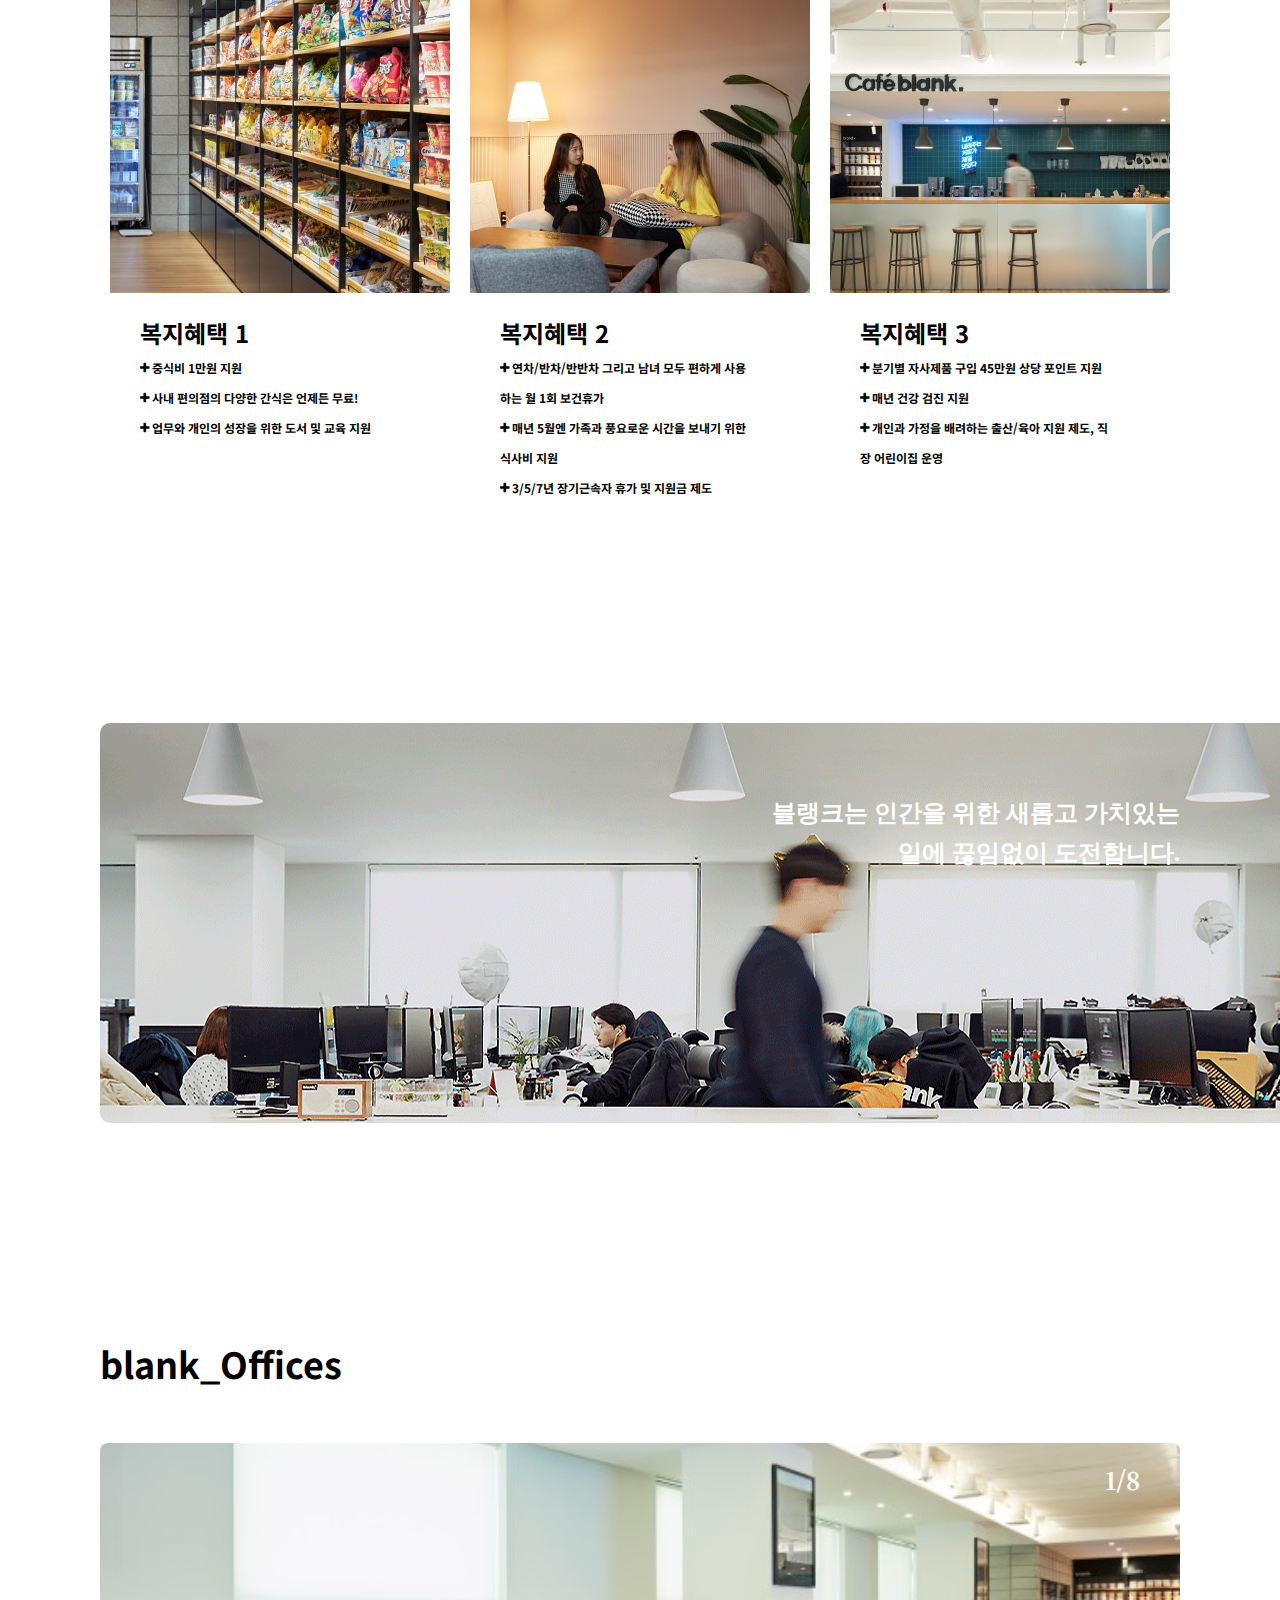
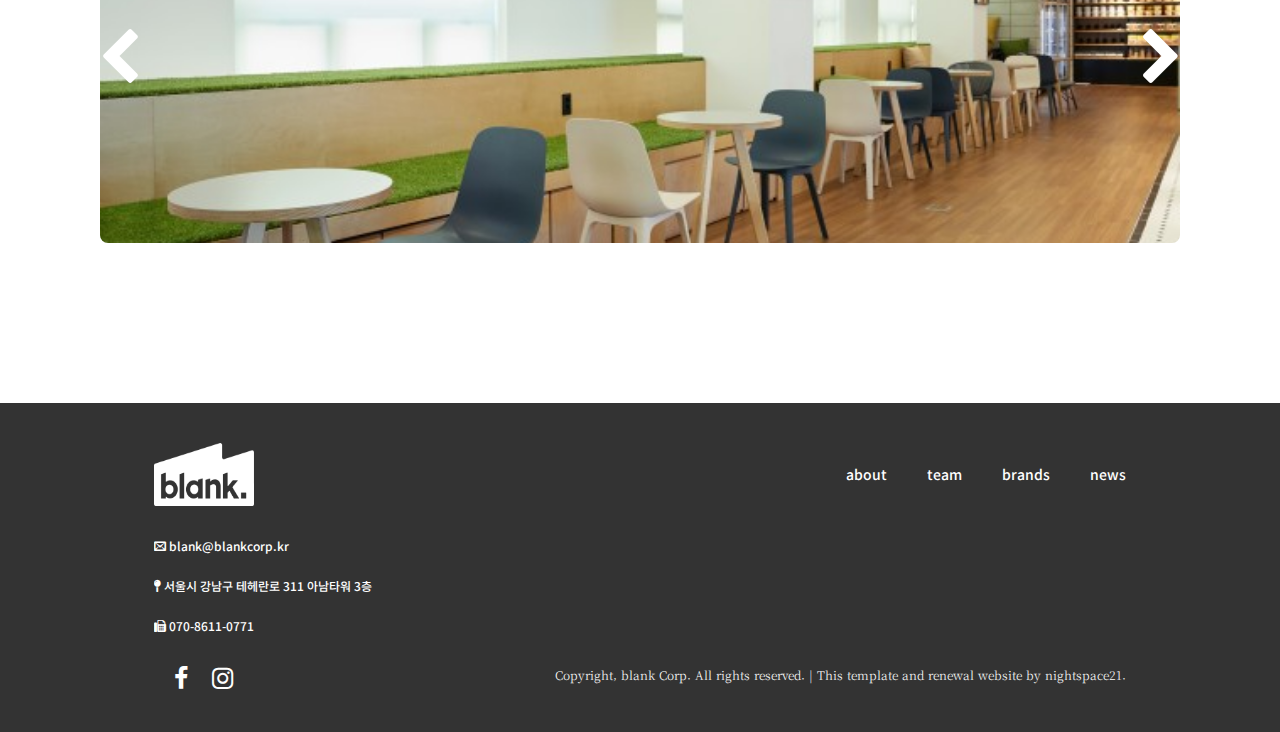
<file: project2/sub2_team.html>
<!DOCTYPE html>
<html lang="ko">
<head>
    <meta charset="UTF-8">
    <meta http-equiv="X-UA-Compatible" content="IE=edge">
    <meta name="viewport" content="width=device-width, initial-scale=1.0,minimum-scale=0,maximum-scale=1.0">
    <title>blank_corp_renewal_team</title>
    <link rel="icon" href="img/blank_favi.ico">
    <link rel="stylesheet" href="css/reset.css">
    <link rel="stylesheet" href="css/common.css">
    <link rel="stylesheet" href="css/sub2.css">
    <script src="js/jquery-3.6.0.min.js"></script>
    <script src="js/jquery-ui.min.js"></script>
    <script src="js/sub2.js"></script>

</head>
<body>
    <div class="hdrWrap">
        <header>
            <h1>
                <a href="index.html"><img src="img/ci_logo.png" alt="logo"></a>
            </h1>
            <nav>
                <h2><a href="sub1_about.html"> about </a></h2>
                <h2><a href="sub2_team.html"> team  </a></h2>
                <h2><a href="sub3_brands.html"> brands </a></h2>
                <h2><a href="sub4_news.html"> news </a></h2>
            </nav>
        </header>
    </div>
<!-- after header -->

<div class="main">
    <section>
        <article>
            <h2>team</h2>
            <h3>블랭크의 인재상과 일하는 방식을 소개합니다.</h3>
        </article>
    </section>
</div>

<div class="content cnt1_right">
    <header>
        <h3> 블랭크 인재상 </h3>
    </header>
    <section>
        <div class="mainbg">
            <img src="img/sub2/cnt1_right/cnt1_bg.jpg" alt="cnt1_conceptImage">
        </div>
        <div class="artview">
            <div class="artgroup">
                <article>
                    <div class="image i1"></div>
                    <h4>강력하고 빠른 <br><b>실행력</b></h4>
                </article>
                <article>
                    <div class="image i2"></div>
                    <h4>높은 목표에 <br><b>도전할 수 있는 용기</b></h4>
                </article>
                <article>
                    <div class="image i3"></div>
                    <h4><b>문제해결</b><br> 능력</h4>
                </article>
                <article>
                    <div class="image i4"></div>
                    <h4>동료와 고객에 대한 <br><b>책임감</b> </h4>
                </article>
                <article>
                    <div class="image i5"></div>
                    <h4>긍적적 <br><b>에너지</b> </h4>
                </article>
                <article>
                    <div class="image i6"></div>
                    <h4><b>다양성</b><br>  존중</h4>
                </article>
            </div>
        </div>

    </section>
</div>

<div class="content cnt2_benefit">
    <header>
        <h3>블랭커를 위한 복지제도</h3>
        <h5>즐겁게 일하는 환경을 만듭니다.</h5>
    </header>
    <section>
        <article>
            <div class="image i1">
                <img src="img/sub2/benefit/beni01.jpg" alt="benefit01">
            </div>
            <div class="texts">
                <h4> 복지혜택 1</h4>
                <h5><i class='lee-plus'></i> 중식비 1만원 지원</h5>
                <h5><i class='lee-plus'></i> 사내 편의점의 다양한 간식은 언제든 무료!</h5>
                <h5><i class='lee-plus'></i> 업무와 개인의 성장을 위한 도서 및 교육 지원</h5>
            </div>
        </article>
        <article>
            <div class="image i2">
                <img src="img/sub2/benefit/beni02.jpg" alt="benefit02">
            </div>
            <div class="texts">
                <h4>복지혜택 2</h4>
                <h5> <i class='lee-plus'></i> 연차/반차/반반차 그리고 남녀 모두 편하게 사용하는 월 1회 보건휴가</h5>
                <h5><i class='lee-plus'></i> 매년 5월엔 가족과 풍요로운 시간을 보내기 위한 식사비 지원</h5>
                <h5><i class='lee-plus'></i> 3/5/7년 장기근속자 휴가 및 지원금 제도</h5>
            </div>
        </article>
        <article>
            <div class="image i3">
                <img src="img/sub2/benefit/beni03.jpg" alt="benefit03">
            </div>
            <div class="texts">
                <h4>복지혜택 3</h4>
                <h5><i class='lee-plus'></i> 분기별 자사제품 구입 45만원 상당 포인트 지원</h5>
                <h5><i class='lee-plus'></i> 매년 건강 검진 지원</h5>
                <h5><i class='lee-plus'></i> 개인과 가정을 배려하는 출산/육아 지원 제도, 직장 어린이집 운영</h5>
            </div>
        </article>
    </section>
</div>

<div class="content cnt3_banner">
    <section>
        <article>
            <div class="image i1"></div>
            <div class="texts">
                <h4>블랭크는 인간을 위한 새롭고 가치있는 
                    <br>일에 끊임없이 도전합니다.</h4>
            </div>
                
        </article>
    </section>
</div>

<div class="content cnt4_offices">
    <header>
        <h3>blank_Offices</h3>
    </header>
    <section>
        <div class="num"><span>1</span>/8</div>
        <div class="artgroup">
            <article>
                <div class="image i2"></div>
                <div class="image i3"></div>
                <div class="image i4"></div>
                <div class="image i5"></div>
                <div class="image i6"></div>
                <div class="image i7"></div>
                <div class="image i8"></div>
                <div class="image i1"></div>
            </article>
        </div>
        <div class="btns">
            <button class="btprev"><i class="lee-chevron-left"></i></button>
            <button class="btnext"> <i class="lee-chevron-right"></i></button>
        </div>
    </section>
</div>

<!-- before footer -->
<div class="ftrWrap">
    <footer>
        <div class="footerFst">
            <h1>
                <a href="index.html"><img src="img/ci_logo_w.png" alt="logo"></a>
            </h1>
            <nav>
                <h2><a href="sub1_about.html"> about </a></h2>
                <h2><a href="sub2_team.html"> team  </a></h2>
                <h2><a href="sub3_brands.html"> brands </a></h2>
                <h2><a href="sub4_news.html"> news </a></h2>
            </nav>
        </div>
        <div class="footermiddle">
            <nav><h4><i class='lee-envelop'></i> <a href="mailto:blank@blankcorp.kr" target="_blank">blank@blankcorp.kr</a></h4></nav>
            <nav><h4><i class="lee-map-pin"></i> <a href="http://naver.me/FVPXGFjz" target="_blank">서울시 강남구 테헤란로 311 아남타워 3층</a></h4></nav>
            <nav><h4><i class="lee-fax"></i> <a href="fax:070-8611-0771" target="_blank">070-8611-0771</a> </h4></nav>
        </div>
        <div class="footerlast">
            <nav>
                <a href="https://www.facebook.com/blankcp/" target="_blank"><i class="lee-facebook"></i></a>
                <a href="https://www.instagram.com/blank_corp/" target="_blank"><i class="lee-instagram"></i></a>
            </nav>
            <p>
                Copyright, blank Corp. All rights reserved. | This template and renewal website by nightspace21.
            </p>
        </div>
    </footer>
</div>

</body>
</html>
</file>
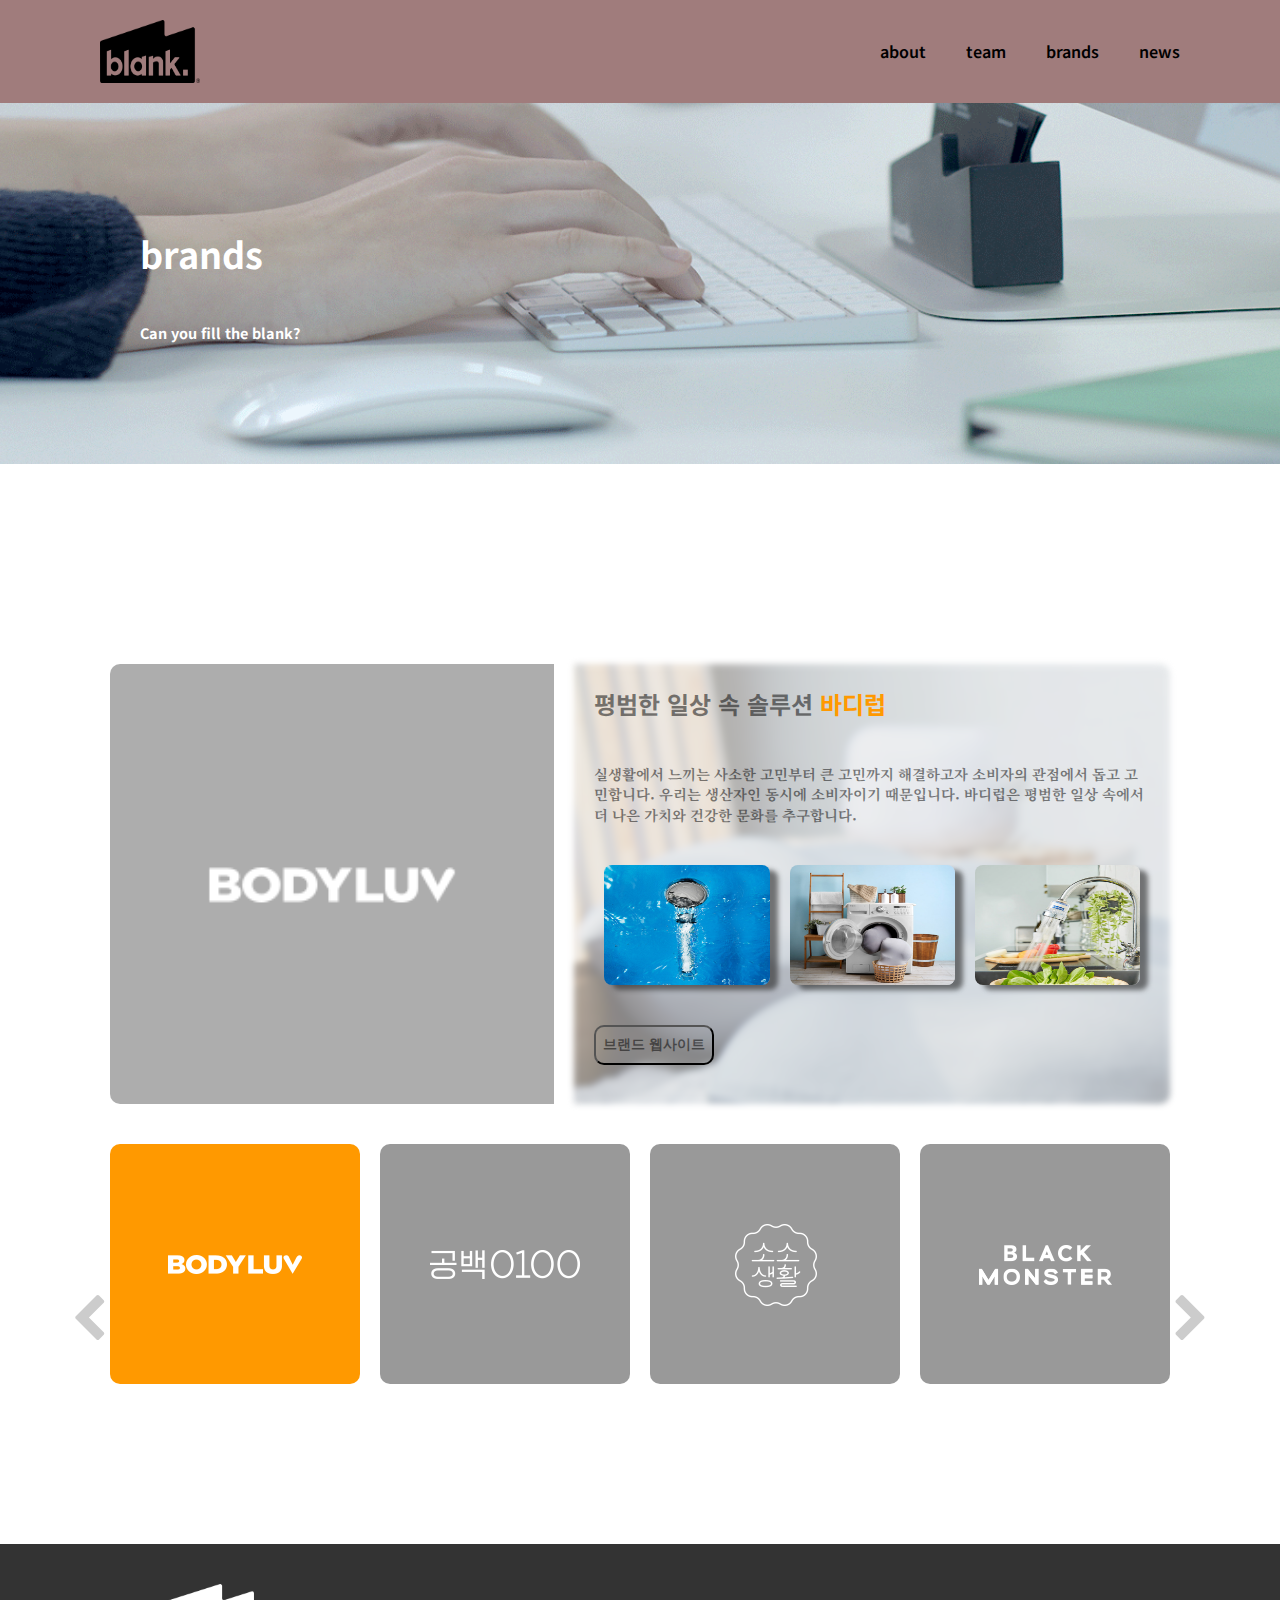
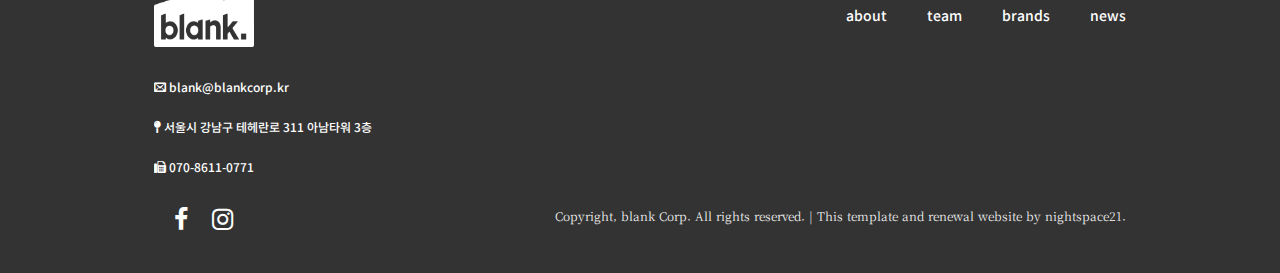
<file: project2/sub3_brands.html>
<!DOCTYPE html>
<html lang="ko">
<head>
    <meta charset="UTF-8">
    <meta http-equiv="X-UA-Compatible" content="IE=edge">
    <meta name="viewport" content="width=device-width, initial-scale=1.0,minimum-scale=0,maximum-scale=1.0">
    <title>blank_corp_renewal_brands</title>
    <link rel="icon" href="img/blank_favi.ico">
    <link rel="stylesheet" href="css/reset.css">
    <link rel="stylesheet" href="css/common.css">
    <link rel="stylesheet" href="css/sub3.css">
    <script src="js/jquery-3.6.0.min.js"></script>
    <script src="js/jquery-ui.min.js"></script>
    <script src="js/sub3.js"></script>

</head>
<body>
    <div class="hdrWrap">
        <header>
            <h1>
                <a href="index.html"><img src="img/ci_logo.png" alt="logo"></a>
            </h1>
            <nav>
                <h2><a href="sub1_about.html"> about </a></h2>
                <h2><a href="sub2_team.html"> team  </a></h2>
                <h2><a href="sub3_brands.html"> brands </a></h2>
                <h2><a href="sub4_news.html"> news </a></h2>
            </nav>
        </header>
    </div>
<!-- after header -->

<div class="main">
    <section>
        <article>
            <h2>brands</h2>
            <h3>Can you fill the blank?</h3>
        </article>
    </section>
</div>

<div class="content cnt1_brands">
    <section>
        <div class="artview">
                <div class="artgroup">
                <!-- brand1 bodyluv -->
                    <div class="brand ">
                        <article>
                            <div class="image i1"></div>
                            <div class="textsgroup">
                                <div class="backgroundimage it1"></div>
                                <div class="texts">
                                    <h4>평범한 일상 속 솔루션 <b>바디럽</b></h4>
                                    <p>
                                        실생활에서 느끼는 사소한 고민부터 큰 고민까지 해결하고자 소비자의 관점에서 돕고 고민합니다.
                                        우리는 생산자인 동시에 소비자이기 때문입니다.
                                        바디럽은 평범한 일상 속에서 더 나은 가치와 건강한 문화를 추구합니다.
                                    </p>
                                    <div class="imggroup">
                                        <div class="imagegroup ig1">
                                            <img src="img/sub3/brand1/subimage1.png" alt="brand1_subimage1">
                                        </div>
                                        <div class="imagegroup ig2">
                                            <img src="img/sub3/brand1/subimage2.png" alt="brand1_subimage2">
                                        </div>
                                        <div class="imagegroup ig3">
                                            <img src="img/sub3/brand1/subimage3.png" alt="brand1_subimage3">
                                        </div>
                                    </div>
                                        <button><a href="http://bodyluv.kr/index.html" target="_blank">브랜드 웹사이트</a></button>
                                </div>
                            </div>
                        </article>
                    </div>
                <!-- brand2  0100 -->
                    <div class="brand">
                        <article>
                            <div class="image i2"></div>
                            <div class="textsgroup">
                                <div class="backgroundimage it2"></div>
                                <div class="texts">
                                    <h4>모던한 클린 라이프스타일 브랜드 <b>공백</b></h4>
                                    <p>
                                        모던하고 기능적인 디자인으로 새로운 클린 라이프스타일을 제안합니다.
                                        무엇이든 담을 수 있고 무엇이든 비울 수 있는 당신의 공간, 그 공간의 가치를 만듭니다.
                                    </p>
                                    <div class="imggroup">
                                        <div class="imagegroup ig1">
                                            <img src="img/sub3/brand2/subimage1.png" alt="brand2_subimage1">
                                        </div>
                                        <div class="imagegroup ig2">
                                            <img src="img/sub3/brand2/subimage2.png" alt="brand2_subimage2">
                                        </div>
                                        <div class="imagegroup ig3">
                                            <img src="img/sub3/brand2/subimage3.png" alt="brand2_subimage3">
                                        </div>
                                    </div>
                                    <button><a href="http://www.gong100.kr/" target="_blank">브랜드 웹사이트</a></button>
                                </div>
                            </div>
                        </article>
                    </div>
                <!-- brand3  sosolife -->
                    <div class="brand">
                        <article>
                            <div class="image i3"></div>
                            <div class="textsgroup">
                                <div class="backgroundimage it3"></div>
                                <div class="texts">
                                    <h4>소소한 식습관 <b>소소생활</b></h4>
                                    <p>
                                        소소생활은 우리의 몸을 가장 먼저 생각합니다.
                                        바쁜 생활 속에서 더이상 끼니를 챙기는 것이 사치라고 느끼지 않도록 건강한 식문화를 제안합니다.
                                        삶을 좀 더 건강하게 영위할 수 있는 푸드라이프스타일 제품을 만듭니다.
                                    </p>
                                    <div class="imggroup">
                                        <div class="imagegroup ig1">
                                            <img src="img/sub3/brand3/subimage1.png" alt="brand3_subimage1">
                                        </div>
                                        <div class="imagegroup ig2">
                                            <img src="img/sub3/brand3/subimage2.png" alt="brand3_subimage2">
                                        </div>
                                        <div class="imagegroup ig3">
                                            <img src="img/sub3/brand3/subimage3.png" alt="brand3_subimage3">
                                        </div>
                                    </div>
                                    <button><a href="http://sosolife.kr/" target="_blank">브랜드 웹사이트</a></button>
                                </div>
                            </div>
                        </article>
                    </div>
                <!-- brand4 blackmonster -->
                    <div class="brand">
                        <article>
                            <div class="image i4"></div>
                            <div class="textsgroup">
                                <div class="backgroundimage it4"></div>
                                <div class="texts">
                                    <h4>남자들의 숨겨진 가능성 <b>블랙몬스터</b></h4>
                                    <p>
                                        진흙 속 진주는 그 빛을 발하지 못하고, 연마하기 전의 다이아몬드는 그저 광석에 불과한 것처럼
                                        누구나 자신이 미처 알지 못하는 멋을 가지고 있습니다.
                                        단지 어두운 곳 깊숙이 감추어져 있었을 뿐, 이제 당신이 빛날 때입니다.
                                    </p>
                                    <div class="imggroup">
                                        <div class="imagegroup ig1">
                                            <img src="img/sub3/brand4/subimage1.png" alt="brand4_subimage1">
                                        </div>
                                        <div class="imagegroup ig2">
                                            <img src="img/sub3/brand4/subimage2.png" alt="brand4_subimage2">
                                        </div>
                                        <div class="imagegroup ig3">
                                            <img src="img/sub3/brand4/subimage3.png" alt="brand4_subimage3">
                                        </div>
                                    </div>
                                    <button><a href="http://blackmonster.kr/" target="_blank">브랜드 웹사이트</a></button>
                                </div>
                            </div>
                        </article>
                    </div>
                <!-- brand5  uncoated 247 -->
                    <div class="brand">
                        <article>
                            <div class="image i5"></div>
                            <div class="textsgroup">
                                <div class="backgroundimage it5"></div>
                                <div class="texts">
                                    <h4>스타일리쉬한 남성 언더웨어 <b>언코티드247</b></h4>
                                    <p>
                                        서울을 기반으로 가식없는 생각에 뿌리를 두며, 익숙함과 낯설음의 사이에 적절한 간격을 찾아내고 유지합니다. 
                                        유용하지만 또한 이질적인 것들의 역설적인 조합이 우리가 추구하는 것입니다. 
                                        브랜드의 핵심가치는 좋은 원단과 기능적 유용함을 통한 새로운 퍼포먼스를 추구합니다.
                                    </p>
                                    <div class="imggroup">
                                        <div class="imagegroup ig1">
                                            <img src="img/sub3/brand5/subimage1.png" alt="brand5_subimage1">
                                        </div>
                                        <div class="imagegroup ig2">
                                            <img src="img/sub3/brand5/subimage2.png" alt="brand5_subimage2">
                                        </div>
                                        <div class="imagegroup ig3">
                                            <img src="img/sub3/brand5/subimage3.png" alt="brand5_subimage3">
                                        </div>
                                    </div>
                                    <button><a href="https://uncoated.co.kr/index.html" target="_blank">브랜드 웹사이트</a></button>
                                </div>
                            </div>
                        </article>
                    </div>
                <!-- brand6  a normal-->
                    <div class="brand">
                        <article>
                            <div class="image i6"></div>
                            <div class="textsgroup">
                                <div class="backgroundimage it6"></div>
                                <div class="texts">
                                    <h4>일상을 은은하게 밝히는 브랜드 <b>에이노멀</b></h4>
                                    <p>
                                        기본을 뜻하는 'A'와 평범함을 뜻하는 'NORMAL'의 합성어로 기본에 충실한 절제된 감성과 적정함의 미학을 추구합니다.
                                        에이노멀은 자극적인 상품이 범람하는 시대에 과하지 않은 조용함의 가치를 당신에게 전합니다.
                                    </p>
                                    <div class="imggroup">
                                        <div class="imagegroup ig1">
                                            <img src="img/sub3/brand6/subimage1.png" alt="brand6_subimage1">
                                        </div>
                                        <div class="imagegroup ig2">
                                            <img src="img/sub3/brand6/subimage2.png" alt="brand6_subimage2">
                                        </div>
                                        <div class="imagegroup ig3">
                                            <img src="img/sub3/brand6/subimage3.png" alt="brand6_subimage3">
                                        </div>
                                    </div>
                                    <button><a href="http://anormal.kr/" target="_blank">브랜드 웹사이트</a></button>
                                </div>
                            </div>
                        </article>
                    </div>
                <!-- brand7  arrr -->
                    <div class="brand">
                        <article>
                            <div class="image i7"></div>
                            <div class="textsgroup">
                                <div class="backgroundimage it7"></div>
                                <div class="texts">
                                    <h4>행복한 반려 생활의 시작 <b>아르르</b></h4>
                                    <p>
                                        아르르는 반려동물의 시각에서 깊은 교감을 통해 만들어졌습니다.
                                        우리는 조금 더 반려동물의 눈높이에서 진정으로 그들을 위한 제품을 만들고 우리의 간편함 보다 반려동물의 편안함을 추구하고,
                                        그 모습을 지켜보는 우리의 마음도 함께 편안해질 수 있는 서로 소통하고 사랑할 수 있는 방법을 찾습니다.
                                    </p>
                                    <div class="imggroup">
                                        <div class="imagegroup ig1">
                                            <img src="img/sub3/brand7/subimage1.png" alt="brand7_subimage1">
                                        </div>
                                        <div class="imagegroup ig2">
                                            <img src="img/sub3/brand7/subimage2.png" alt="brand7_subimage2">
                                        </div>
                                        <div class="imagegroup ig3">
                                            <img src="img/sub3/brand7/subimage3.png" alt="brand7_subimage3">
                                        </div>
                                    </div>
                                    <button><a href="http://arrr.kr/" target="_blank">브랜드 웹사이트</a></button>
                                </div>
                            </div>
                        </article>
                    </div>
                <!-- brand8 modori -->
                    <div class="brand">
                        <article>
                            <div class="image i8"></div>
                            <div class="textsgroup">
                                <div class="backgroundimage it8"></div>
                                <div class="texts">
                                    <h4>자연을 담다 <b>모도리</b></h4>
                                    <p>
                                        순우리 말로 빈틈없이 아주 여무진 사람
                                        일본어로 본질, 본디 상태로 되돌아감의 뜻으로 화려하진 않지만
                                        자연에서 오는 식재료의 본질 그대로를 지켜주는
                                        무흡수,무균열 주방용품 브랜드입니다.
                                    </p>
                                    <div class="imggroup">
                                        <div class="imagegroup ig1">
                                            <img src="img/sub3/brand8/subimage1.png" alt="brand8_subimage1">
                                        </div>
                                        <div class="imagegroup ig2">
                                            <img src="img/sub3/brand8/subimage2.png" alt="brand8_subimage2">
                                        </div>
                                        <div class="imagegroup ig3">
                                            <img src="img/sub3/brand8/subimage3.png" alt="brand8_subimage3">
                                        </div>
                                    </div>
                                    <button><a href="https://mdri.kr/index.html" target="_blank">브랜드 웹사이트</a></button>
                                    
                                </div>
                            </div>
                        </article>
                    </div>
                <!-- brand9 flexin -->
                    <div class="brand">
                        <article>
                            <div class="image i9"></div>
                            <div class="textsgroup">
                                <div class="backgroundimage it9"></div>
                                <div class="texts">
                                    <h4>남자들을 위한 라이프스타일 솔루션 <b>플렉싱</b></h4>
                                    <p>
                                        플렉싱의 목표는 당신의 생활이 더 나아지는 것에 있습니다.
                                        무심코 넘어갔던 생활 속의 크고 작은 불편함을 더 이상 느끼지 않도록 언제나 최고의 기분과
                                        자신감으로 생활할 수 있도록 고민합니다.
                                    </p>
                                    <div class="imggroup">
                                        <div class="imagegroup ig1">
                                            <img src="img/sub3/brand9/subimage1.png" alt="brand9_subimage1">
                                        </div>
                                        <div class="imagegroup ig2">
                                            <img src="img/sub3/brand9/subimage2.png" alt="brand9_subimage2">
                                        </div>
                                        <div class="imagegroup ig3">
                                            <img src="img/sub3/brand9/subimage3.png" alt="brand9_subimage3">
                                        </div>
                                    </div>
                                    <button><a href="http://flexin.co.kr/" target="_blank">브랜드 웹사이트</a></button>
                                </div>
                            </div>
                        </article>

                    </div>
                <!-- brand10 elbategev -->
                    <div class="brand">
                        <article>
                            <div class="image i10"></div>
                            <div class="textsgroup">
                                <div class="backgroundimage it10"></div>
                                <div class="texts">
                                    <h4>자연과 식물로부터 영감을 받다 <b>엘바테게브</b></h4>
                                    <p>
                                        시시각각 변해가는 식물과도 같이 모든 순간 함께행동하는 엘바테게브 자연과 식물로부터 영감을 받은 
                                        엘바테게브는 선명한 색상, 자연스러운 변화, 때에 맞는 모양을 담고자 합니다. 
                                        엘바테게브만의 특별한 레시피로 제작된 색감과 자재를 느껴보세요.
                                    </p>
                                    <div class="imggroup">
                                        <div class="imagegroup ig1">
                                            <img src="img/sub3/brand10/subimage1.png" alt="brand10_subimage1">
                                        </div>
                                        <div class="imagegroup ig2">
                                            <img src="img/sub3/brand10/subimage2.png" alt="brand10_subimage2">
                                        </div>
                                        <div class="imagegroup ig3">
                                            <img src="img/sub3/brand10/subimage3.png" alt="brand10_subimage3">
                                        </div>
                                    </div>
                                    <button><a href="https://elbategev.com/index.html/" target="_blank">브랜드 웹사이트</a></button>
                                </div>
                            </div>
                        </article>
                    </div>
                <!-- brand11 vivevive -->
                    <div class="brand">
                    <article>
                        <div class="image i11"></div>
                        <div class="textsgroup">
                            <div class="backgroundimage it11"></div>
                            <div class="texts">
                                <h4>습관보다 편안한 여성 언더웨어 <b>비브비브</b></h4>
                                <p>
                                    당신이 비브비브(ViveVive)의 속옷을 입을 때 "만세(Vive)"하는 감탄사가 나올 수 있도록,
                                    그렇게 인구 절반의 삶(Vive)이 한결 편해지도록 습관보다 편안한 속옷을 제안합니다.
                                </p>
                                <div class="imggroup">
                                    <div class="imagegroup ig1">
                                        <img src="img/sub3/brand11/subimage1.png" alt="brand11_subimage1">
                                    </div>
                                    <div class="imagegroup ig2">
                                        <img src="img/sub3/brand11/subimage2.png" alt="brand11_subimage2">
                                    </div>
                                    <div class="imagegroup ig3">
                                        <img src="img/sub3/brand11/subimage3.png" alt="brand11_subimage3">
                                    </div>
                                </div>
                                <button><a href="https://vivevive.com/" target="_blank">브랜드 웹사이트</a></button>
                            </div>
                        </div>
                    </article>
                    </div>
                <!-- brand12 dlowmarket -->
                    <div class="brand">
                    <article>
                        <div class="image i12"></div>
                        <div class="textsgroup">
                            <div class="backgroundimage it12"></div>
                            <div class="texts">
                                <h4>일상을 더욱 활기차게 도와줄 <br>다이어트 식품 편집샵 <b>딜로마켓</b></h4>
                                <p>
                                    꼼꼼한 기준으로 선별된 다이어트 제품과 새로운 라이프스타일을 제안합니다.
                                    건강한 발란스를 기반으로 재미와 지속 가능성을 추구하는 딜로마켓을 만나보세요.
                                </p>
                                <div class="imggroup">
                                    <div class="imagegroup ig1">
                                        <img src="img/sub3/brand12/subimage1.png" alt="brand12_subimage1">
                                    </div>
                                    <div class="imagegroup ig2">
                                        <img src="img/sub3/brand12/subimage2.png" alt="brand12_subimage2">
                                    </div>
                                    <div class="imagegroup ig3">
                                        <img src="img/sub3/brand12/subimage3.png" alt="brand12_subimage3">
                                    </div>
                                </div>
                                <button><a href="https://dlowmarket.com/" target="_blank">브랜드 웹사이트</a></button>
                            </div>
                        </div>
                    </article>
                    </div>
                <!-- brand13  kinkou -->
                    <div class="brand">
                    <article>
                        <div class="image i13"></div>
                        <div class="textsgroup">
                            <div class="backgroundimage it13"></div>
                            <div class="texts">
                                <h4>일상적인 균형을 이루다 <b>킨코우</b></h4>
                                <p>
                                    킨코우는 자연과 사람사이의 균형을 이루기 위해 존재하며 자연에 가장 가까운 소재로, 
                                    삶 속에서 가장 일상적이고 보편적인 상태를 제공합니다.
                                </p>
                                <div class="imggroup">
                                    <div class="imagegroup ig1">
                                        <img src="img/sub3/brand13/subimage1.png" alt="brand13_subimage1">
                                    </div>
                                    <div class="imagegroup ig2">
                                        <img src="img/sub3/brand13/subimage2.png" alt="brand13_subimage2">
                                    </div>
                                    <div class="imagegroup ig3">
                                        <img src="img/sub3/brand13/subimage3.png" alt="brand13_subimage3">
                                    </div>
                                </div>
                                <button><a href="https://kinkou.kr/index.html" target="_blank">브랜드 웹사이트</a></button>
                            </div>
                        </div>
                    </article>
                    </div>
                <!-- brand14  chinchin -->
                    <div class="brand">
                    <article>
                        <div class="image i14"></div>
                        <div class="textsgroup">
                            <div class="backgroundimage it14"></div>
                            <div class="texts">
                                <h4>당신의 행복을 위하여! 친친! <b>친친상회</b></h4>
                                <p>
                                    바쁘고 힘든 일상에서 거창하진 않더라도 진심으로 축하와 위로를 전하고 싶었습니다.
                                    우리의 일상과 닮은 기쁨과 슬픔이 공존하는 친친상회에서 당신의 안부를 묻고 감사, 축하, 건강을 모두 뜻하는 건배를 제안합니다.
                                </p>
                                <div class="imggroup">
                                    <div class="imagegroup ig1">
                                        <img src="img/sub3/brand14/subimage1.png" alt="brand14_subimage1">
                                    </div>
                                    <div class="imagegroup ig2">
                                        <img src="img/sub3/brand14/subimage2.png" alt="brand14_subimage2">
                                    </div>
                                    <div class="imagegroup ig3">
                                        <img src="img/sub3/brand14/subimage3.png" alt="brand14_subimage3">
                                    </div>
                                </div>
                                <button><a href="https://cin-cin.kr/" target="_blank">브랜드 웹사이트</a></button>
                            </div>
                        </div>
                    </article>
                    </div>
                <!-- brand15  drwonder-->
                    <div class="brand">
                    <article>
                        <div class="image i15"></div>
                        <div class="textsgroup">
                            <div class="backgroundimage it15"></div>
                            <div class="texts">
                                <h4>더마 코스메틱 멘토 <b>닥터원더</b></h4>
                                <p>
                                    웰빙 라이프를 위한 더마 코스메틱 멘토로서 라이프 스타일, 피부과학 시스템, 트렌디한 아이템을 접목하여
                                    당신의 라이프 스타일 속 다양한 피부 고민을 개선하고 체계적인 솔루션을 제안합니다.
                                </p>
                                <div class="imggroup">
                                    <div class="imagegroup ig1">
                                        <img src="img/sub3/brand15/subimage1.png" alt="brand15_subimage1">
                                    </div>
                                    <div class="imagegroup ig2">
                                        <img src="img/sub3/brand15/subimage2.png" alt="brand15_subimage2">
                                    </div>
                                    <div class="imagegroup ig3">
                                        <img src="img/sub3/brand15/subimage3.png" alt="brand15_subimage3">
                                    </div>
                                </div>
                                <button><a href="http://www.drwonder.kr/" target="_blank">브랜드 웹사이트</a></button>
                            </div>
                        </div>
                    </article>
                    </div>
                <!-- brand16 r-bn -->
                    <div class="brand">
                    <article>
                        <div class="image i16"></div>
                        <div class="textsgroup">
                            <div class="backgroundimage it16"></div>
                            <div class="texts">
                                <h4>건강을 챙기는 사람들 <b>알비엔</b></h4>
                                <p>
                                    보조제 한번을 먹더라도 제대로 영양성분을 얻고 싶은 당신을 위해, RBN이 지금 당신에게 필요한 영양성분을 제안합니다. 연구된 라이프스타일을 기반으로 최종 상품화까지 책임지는 연구원들. 최고의 재료를 기반으로 실생활에 필요한 영양을 담은 RBN을 만듭니다.
                                </p>
                                <div class="imggroup">
                                    <div class="imagegroup ig1">
                                        <img src="img/sub3/brand16/subimage1.png" alt="brand16_subimage1">
                                    </div>
                                    <div class="imagegroup ig2">
                                        <img src="img/sub3/brand16/subimage2.png" alt="brand16_subimage2">
                                    </div>
                                    <div class="imagegroup ig3">
                                        <img src="img/sub3/brand16/subimage3.png" alt="brand16_subimage3">
                                    </div>
                                </div>
                                <button><a href="https://r-bn.co.kr/index.html" target="_blank">브랜드 웹사이트</a></button>
                            </div>
                        </div>
                    </article>
                    </div>
                <!-- brand17 aloitti -->
                    <div class="brand">
                    <article>
                        <div class="image i17"></div>
                        <div class="textsgroup">
                            <div class="backgroundimage it17"></div>
                            <div class="texts">
                                <h4>Start with small question <b>알로티</b></h4>
                                <p>
                                    Aloitti의 새로운 시작은 우리의 일상에서 시작됩니다.
                                    우리의 주변에서 무심코 스쳐갔던 일상에 감각적인 아름다움을 더합니다.
                                    Aloitti의 제안을 통해 당신의 일상 생활이 점점 더 특별해지길 바랍니다.
                                </p>
                                <div class="imggroup">
                                    <div class="imagegroup ig1">
                                        <img src="img/sub3/brand17/subimage1.png" alt="brand17_subimage1">
                                    </div>
                                    <div class="imagegroup ig2">
                                        <img src="img/sub3/brand17/subimage2.png" alt="brand17_subimage2">
                                    </div>
                                    <div class="imagegroup ig3">
                                        <img src="img/sub3/brand17/subimage3.png" alt="brand17_subimage3">
                                    </div>
                                </div>
                                <button><a href="https://aloitti.kr/" target="_blank">브랜드 웹사이트</a></button>
                            </div>
                        </div>
                    </article>
                    </div>
                <!-- brand18  mark-a -->
                    <div class="brand">
                    <article>
                        <div class="image i18"></div>
                        <div class="textsgroup">
                            <div class="backgroundimage it18"></div>
                            <div class="texts">
                                <h4>디자인에 실용성을 담다 <b>마크에이</b></h4>
                                <p>
                                    마크에이는 일상에 다채로운 즐거움을 더하는 라이프스타일 브랜드입니다.
                                    우리는 살면서 다양한 제품을 마주하게 됩니다. 그러나 정말 훌륭한 사용자 경험을 제공하는 제품은 많지 않습니다.
                                    마크에이는 당신에게 필요한 기능을 필요한 순간에 제공함으로 멋진 사용자 경험을 선사합니다.
                                </p>
                                <div class="imggroup">
                                    <div class="imagegroup ig1">
                                        <img src="img/sub3/brand18/subimage1.png" alt="brand18_subimage1">
                                    </div>
                                    <div class="imagegroup ig2">
                                        <img src="img/sub3/brand18/subimage2.png" alt="brand18_subimage2">
                                    </div>
                                    <div class="imagegroup ig3">
                                        <img src="img/sub3/brand18/subimage3.png" alt="brand18_subimage3">
                                    </div>
                                </div>
                                <button><a href="http://mark-a.kr/" target="_blank">브랜드 웹사이트</a></button>
                            </div>
                        </div>
                    </article>
                    </div>
                <!-- brand19  aikaa-->
                    <div class="brand">
                    <article>
                        <div class="image i19"></div>
                        <div class="textsgroup">
                            <div class="backgroundimage it19"></div>
                            <div class="texts">
                                <h4>당신의 편안한 시간을 위해 <b>아이카</b></h4>
                                <p>
                                    아이카는 당신의 '시간' 속에 편안함을 연구합니다.
                                    하루의 가장 많은 시간을 보내는 곳을 편안한 곳으로 만드는 방법을 고민하며 평범한 당신의 하루에
                                    더 가치있는 시간을 선물할 것입니다.
                                </p>
                                <div class="imggroup">
                                    <div class="imagegroup ig1">
                                        <img src="img/sub3/brand19/subimage1.png" alt="brand19_subimage1">
                                    </div>
                                    <div class="imagegroup ig2">
                                        <img src="img/sub3/brand19/subimage2.png" alt="brand19_subimage2">
                                    </div>
                                    <div class="imagegroup ig3">
                                        <img src="img/sub3/brand19/subimage3.png" alt="brand19_subimage3">
                                    </div>
                                </div>
                                <button><a href="http://aikaa.kr/index.html" target="_blank">브랜드 웹사이트</a></button>
                            </div>
                        </div>
                    </article>
                    </div>
                <!-- brand20 commonday -->
                    <div class="brand">
                    <article>
                        <div class="image i20"></div>
                        <div class="textsgroup">
                            <div class="backgroundimage it20"></div>
                            <div class="texts">
                                <h4>남녀 섹슈얼 라이프 브랜드 <b>커먼데이</b></h4>
                                <p> 
                                    커먼데이는 현대 커플의 아름답고 즐거운 러브 라이프를 지향합니다.
                                    남녀의 건강하고 행복한 성 문화를 전파하기 위해, 선구적이고 합리적인 제품을 제공합니다.
                                </p>
                                <div class="imggroup">
                                    <div class="imagegroup ig1">
                                        <img src="img/sub3/brand20/subimage1.png" alt="brand20_subimage1">
                                    </div>
                                    <div class="imagegroup ig2">
                                        <img src="img/sub3/brand20/subimage2.png" alt="brand20_subimage2">
                                    </div>
                                    <div class="imagegroup ig3">
                                        <img src="img/sub3/brand20/subimage3.png" alt="brand20_subimage3">
                                    </div>
                                </div>
                                <button><a href="http://skin-skin1.commonday.cafe24.com/index.html" target="_blank">브랜드 웹사이트</a></button>
                            </div>
                        </div>
                    </article>
                    </div>
                </div>
        </div>
        <div class="artview2">
            <div class="artgroup2">
                <div class="image i1 clicked"></div>
                <div class="image i2"></div>
                <div class="image i3"></div>
                <div class="image i4"></div>
                <div class="image i5"></div>
                <div class="image i6"></div>
                <div class="image i7"></div>
                <div class="image i8"></div>
                <div class="image i9"></div>
                <div class="image i10"></div>
                <div class="image i11"></div>
                <div class="image i12"></div>
                <div class="image i13"></div>
                <div class="image i14"></div>
                <div class="image i15"></div>
                <div class="image i16"></div>
                <div class="image i17"></div>
                <div class="image i18"></div>
                <div class="image i19"></div>
                <div class="image i20"></div>
            </div>
        </div>
        <div class="btns">
            <button class=btPrev><i class="lee-chevron-left"></i></button>
            <button class=btNext><i class="lee-chevron-right"></i></button>
        </div>
    </section>
</div>


<!-- before footer -->
<div class="ftrWrap">
    <footer>
        <div class="footerFst">
            <h1>
                <a href="index.html"><img src="img/ci_logo_w.png" alt="logo"></a>
            </h1>
            <nav>
                <h2><a href="sub1_about.html"> about </a></h2>
                <h2><a href="sub2_team.html"> team  </a></h2>
                <h2><a href="sub3_brands.html"> brands </a></h2>
                <h2><a href="sub4_news.html"> news </a></h2>
            </nav>
        </div>
        <div class="footermiddle">
            <nav><h4><i class='lee-envelop'></i> <a href="mailto:blank@blankcorp.kr" target="_blank">blank@blankcorp.kr</a></h4></nav>
            <nav><h4><i class="lee-map-pin"></i> <a href="http://naver.me/FVPXGFjz" target="_blank">서울시 강남구 테헤란로 311 아남타워 3층</a></h4></nav>
            <nav><h4><i class="lee-fax"></i> <a href="fax:070-8611-0771" target="_blank">070-8611-0771</a> </h4></nav>
        </div>
        <div class="footerlast">
            <nav>
                <a href="https://www.facebook.com/blankcp/" target="_blank"><i class="lee-facebook"></i></a>
                <a href="https://www.instagram.com/blank_corp/" target="_blank"><i class="lee-instagram"></i></a>
            </nav>
            <p>
                Copyright, blank Corp. All rights reserved. | This template and renewal website by nightspace21.
            </p>
        </div>
    </footer>
</div>

</body>
</html>
</file>
<file: project2/css/common.css>
@charset "UTF-8";
@import url("https://fonts.googleapis.com/css2?family=Noto+Sans+KR:wght@100;300;500;700;900&family=Noto+Serif+KR:wght@300;500;700;900&display=swap");
@import url(icomoon.css);
@font-face {
  font-family: 'Quicksand';
  src: url(../fonts/Quicksand_Bold.eot), url(../fonts/Quicksand_Bold.ttf), url(../fonts/Quicksand_Bold.eot);
  /*url(../fonts/Quicksand_Bold.woff)*/
}

html, body {
  font-family: 'Noto Serif KR', serif;
  font-weight: 300;
  font-size: 12px;
  line-height: 1.43;
  overflow-x: hidden;
}

h1, h2, h3, h4, h5, dt, address {
  font-family: 'Noto Sans KR', sans-serif;
}

h1, h2, h3, h4, h5, p, li, dt, dd, address {
  font-size: 1.2rem;
  overflow: hidden;
}

div.hdrWrap {
  padding: 20px 0;
  background-color: #a07c7c;
}

div.hdrWrap header {
  width: 90%;
  max-width: 1080px;
  margin: 0 auto;
  display: -webkit-box;
  display: -ms-flexbox;
  display: flex;
  -webkit-box-pack: justify;
      -ms-flex-pack: justify;
          justify-content: space-between;
}

div.hdrWrap header h1 {
  font-weight: 700;
  font-size: 18px;
  line-height: 40px;
  color: #000;
}

div.hdrWrap header h1 br {
  display: none;
}

div.hdrWrap header h1 img {
  display: -webkit-box;
  display: -ms-flexbox;
  display: flex;
  -webkit-box-align: center;
      -ms-flex-align: center;
          align-items: center;
  width: 100px;
  height: 63px;
}

div.hdrWrap header nav {
  display: -webkit-box;
  display: -ms-flexbox;
  display: flex;
  -webkit-box-pack: start;
      -ms-flex-pack: start;
          justify-content: flex-start;
  -webkit-box-align: center;
      -ms-flex-align: center;
          align-items: center;
}

div.hdrWrap header nav h2 {
  font-weight: 600;
  font-size: 16px;
  line-height: 80px;
  color: #000;
  margin-left: 40px;
  line-height: 63px;
}

div.hdrWrap header .bars {
  display: none;
}

div.hdrWrap header .bars button {
  width: 40px;
  height: 100%;
  background-color: #a07c7c;
  border: 0;
  font-size: 28px;
}

div.navWrap {
  display: none;
}

div.navWrap section .image {
  background-position: center;
  background-size: cover;
}

div.main {
  background-position: center;
  background-size: cover;
}

div.main section {
  width: 90%;
  max-width: 1080px;
  margin: 0 auto;
}

div.main section article {
  padding: 120px 0;
  padding-left: 40px;
  color: #fff;
  text-align: left;
}

div.content {
  padding: 160px 0;
}

div.content header {
  width: 90%;
  max-width: 1080px;
  margin: 0 auto;
  text-align: center;
}

div.content header h3 {
  font-weight: 700;
  font-size: 36px;
  line-height: 80px;
  color: #000;
}

div.content header h4 {
  font-weight: 700;
  font-size: 14px;
  line-height: 40px;
  color: #000;
}

div.content header h5 {
  font-weight: 700;
  font-size: 16px;
  line-height: 40px;
  color: #333;
}

div.content header hr {
  width: 60px;
  height: 4px;
  background-color: #000;
}

div.content section {
  width: 90%;
  max-width: 1080px;
  margin: 0 auto;
  margin-top: 40px;
}

div.content section h4 {
  font-weight: 700;
  font-size: 24px;
  line-height: 40px;
  color: inherit;
}

div.content section h5 {
  font-weight: 700;
  font-size: 12px;
  line-height: 40px;
  color: inherit;
}

div.container {
  padding: 120px 0;
}

div.container header {
  width: 90%;
  max-width: 1080px;
  margin: 0 auto;
}

div.container header h3 {
  font-weight: 700;
  font-size: 36px;
  line-height: 120px;
  color: #000;
  text-indent: 20px;
  position: relative;
  height: 120px;
  /* 숫자위에 점 */
}

div.container header h3 i {
  font-family: 'Noto Serif KR';
  font-weight: 900;
  font-size: 120px;
  line-height: inheritpx;
  color: inherit;
  margin-right: 30px;
}

div.container header h3::before {
  display: block;
  content: '';
  width: 20px;
  height: 20px;
  background-color: #ccc;
  position: absolute;
  top: 0;
  left: 0;
}

div.container header .descript {
  margin-top: 40px;
  display: -webkit-box;
  display: -ms-flexbox;
  display: flex;
  -webkit-box-pack: justify;
      -ms-flex-pack: justify;
          justify-content: space-between;
}

div.container header .descript ul {
  display: -webkit-box;
  display: -ms-flexbox;
  display: flex;
}

div.container header .descript ul li {
  font-family: 'Noto Sans KR';
  font-weight: 700;
  font-size: 18px;
  width: 160px;
  height: 160px;
  border: 1px solid #000;
  text-align: center;
  display: -webkit-box;
  display: -ms-flexbox;
  display: flex;
  -webkit-box-pack: center;
      -ms-flex-pack: center;
          justify-content: center;
  -webkit-box-align: center;
      -ms-flex-align: center;
          align-items: center;
  margin-left: 20px;
}

div.container section {
  width: 90%;
  max-width: 1080px;
  margin: 0 auto;
  margin-top: 120px;
}

div.ftrWrap {
  background-color: #333;
  padding: 40px 0;
}

div.ftrWrap footer {
  color: #fff;
  width: 90%;
  max-width: 1080px;
  margin: 0 auto;
}

div.ftrWrap footer .footerFst {
  width: 90%;
  max-width: 1080px;
  margin: 0 auto;
  display: -webkit-box;
  display: -ms-flexbox;
  display: flex;
  -webkit-box-pack: justify;
      -ms-flex-pack: justify;
          justify-content: space-between;
}

div.ftrWrap footer .footerFst h1 {
  font-weight: 700;
  font-size: 18px;
  line-height: 40px;
  color: #000;
}

div.ftrWrap footer .footerFst h1 img {
  display: -webkit-box;
  display: -ms-flexbox;
  display: flex;
  -webkit-box-align: center;
      -ms-flex-align: center;
          align-items: center;
  width: 100px;
  height: 63px;
}

div.ftrWrap footer .footerFst nav {
  display: -webkit-box;
  display: -ms-flexbox;
  display: flex;
  -webkit-box-pack: start;
      -ms-flex-pack: start;
          justify-content: flex-start;
  -webkit-box-align: center;
      -ms-flex-align: center;
          align-items: center;
}

div.ftrWrap footer .footerFst nav h2 {
  font-weight: 500;
  font-size: 14px;
  line-height: 80px;
  color: #000;
  margin-left: 40px;
  line-height: 63px;
  color: #fff;
}

div.ftrWrap footer .footermiddle {
  width: 90%;
  max-width: 1080px;
  margin: 0 auto;
  margin-top: 20px;
}

div.ftrWrap footer .footermiddle nav h4 {
  font-size: 12px;
  line-height: 40px;
  font-weight: 500;
}

div.ftrWrap footer .footerlast {
  width: 90%;
  max-width: 1080px;
  margin: 0 auto;
  display: -webkit-box;
  display: -ms-flexbox;
  display: flex;
  -webkit-box-pack: justify;
      -ms-flex-pack: justify;
          justify-content: space-between;
  margin-top: 20px;
}

div.ftrWrap footer .footerlast nav i {
  font-size: 25px;
  margin-left: 20px;
}

div.ftrWrap footer .footerlast p {
  font-size: 12px;
}

@media (max-width: 780px) {
  div.hdrWrap header nav {
    display: none;
  }
  div.hdrWrap header .bars {
    display: block;
  }
  div.navWrap {
    padding: 40px 0;
    background-color: #eee;
    display: none;
  }
  div.navWrap section {
    width: 90%;
    max-width: 780px;
    margin: 0 auto;
    display: -webkit-box;
    display: -ms-flexbox;
    display: flex;
    -ms-flex-pack: distribute;
        justify-content: space-around;
  }
  div.navWrap section .image {
    width: calc(65% - 20px);
    height: 280px;
    background-color: #f90;
  }
  div.navWrap section nav {
    width: calc(35% - 20px);
    padding: 20px 0;
  }
  div.navWrap section nav h2 {
    font-weight: 600;
    font-size: 16px;
    line-height: 80px;
    color: #000;
    line-height: 60px;
    text-align: center;
  }
  div.content {
    padding: 80px 0;
  }
  div.content header {
    max-width: 680px;
  }
  div.content section {
    max-width: 680px;
  }
  div.ftrWrap footer {
    max-width: 680px;
  }
  div.ftrWrap .footerFst {
    max-width: 680px;
  }
  div.ftrWrap .footermiddle {
    max-width: 680px;
  }
  div.ftrWrap .footerlast {
    max-width: 680px;
    position: relative;
  }
  div.ftrWrap .footerlast nav {
    position: absolute;
    bottom: 50px;
    right: 0;
  }
  div.ftrWrap .footerlast P {
    margin: 0 auto;
  }
}

@media (max-width: 420px) {
  div.navWrap section {
    max-width: 360px;
  }
  div.navWrap section .image {
    width: calc(70% - 20px);
    height: 180px;
  }
  div.navWrap section nav {
    width: calc(30% - 20px);
    padding: 10px 0;
  }
  div.navWrap section nav h2 {
    font-size: 14px;
    line-height: 40px;
  }
  div.content {
    padding: 40px 0;
  }
  div.content header {
    max-width: 360px;
  }
  div.content header h3 {
    font-weight: 700;
    font-size: 28px;
    line-height: 80px;
    color: #000;
  }
  div.content header h4 {
    font-weight: 700;
    font-size: 12px;
    line-height: 20px;
    color: #000;
  }
  div.content section {
    max-width: 360px;
  }
  div.ftrWrap footer {
    max-width: 360px;
  }
  div.ftrWrap footer .footerFst {
    width: 90%;
    max-width: 360px;
    margin: 0 auto;
    position: relative;
  }
  div.ftrWrap footer .footerFst nav {
    display: block;
    position: absolute;
    top: 0;
    right: 0;
  }
  div.ftrWrap footer .footerFst nav h2 {
    line-height: 40px;
    margin-left: 0;
  }
  div.ftrWrap footer .footermiddle {
    max-width: 360px;
  }
  div.ftrWrap footer .footerlast {
    max-width: 360px;
  }
  div.ftrWrap footer .footerlast nav {
    bottom: 60px;
  }
  div.ftrWrap footer .footerlast P {
    text-align: center;
  }
}
/*# sourceMappingURL=common.css.map */
</file>
<file: project2/css/index.css>
div.main section {
  display: -webkit-box;
  display: -ms-flexbox;
  display: flex;
}

div.main section header {
  width: calc(50%);
  margin: 0 auto;
  padding: 160px 0;
}

div.main section header h2 {
  font-size: 36px;
  line-height: 60px;
  font-weight: 700;
}

div.main section header .btn {
  margin: 40px 0;
  padding-left: 40px;
}

div.main section header .btn button {
  font-weight: 700;
  font-size: 14px;
  color: #fff;
  text-align: center;
  width: 160px;
  height: 40px;
  background-color: #888;
  border: 1px;
  border-radius: 8px;
  cursor: pointer;
}

div.main section .artgroup {
  width: calc(50%);
  margin: 0 auto;
}

div.main section .artgroup article {
  width: 100%;
  padding: 0;
}

div.main section .artgroup article .image {
  background-color: #999;
  height: 560px;
  background-position: center;
  background-size: cover;
  background-image: url(../img/index/index_main1.jpg);
  width: calc(100% + (100vw - 1080px) / 2 + 190px);
  min-width: 100%;
}

div.cnt1_brand header {
  text-align: left;
  position: relative;
}

div.cnt1_brand header .gopage {
  margin-right: 20px;
  text-align: right;
  width: 160px;
  position: absolute;
  right: 0px;
  bottom: 0px;
}

div.cnt1_brand section {
  display: -webkit-box;
  display: -ms-flexbox;
  display: flex;
  -ms-flex-pack: distribute;
      justify-content: space-around;
  overflow: hidden;
}

div.cnt1_brand section article {
  width: calc(100% / 3 - 20px);
  position: relative;
}

div.cnt1_brand section article .image {
  height: 280px;
  background-color: #999;
  background-position: center;
  background-size: cover;
  border-radius: 8px;
}

div.cnt1_brand section article .texts {
  position: absolute;
  top: 0;
  bottom: 0;
  background-color: transparent;
  color: #fff;
  padding: 10px;
  overflow: hidden;
  -webkit-transition: background-color 0.4s;
  transition: background-color 0.4s;
}

div.cnt1_brand section article .texts .logo {
  width: 120px;
  height: 70px;
  background-position: center;
  background-size: cover;
  position: relative;
  top: -150px;
}

div.cnt1_brand section article .texts h4 {
  margin-top: 20px;
  position: relative;
  top: -180px;
  font-size: 20px;
}

div.cnt1_brand section article .texts p {
  height: 40px;
  line-height: 20px;
  margin-top: 20px;
  position: relative;
  bottom: -120px;
}

div.cnt1_brand section article .texts h5 {
  margin-top: 20px;
  position: relative;
  bottom: -140px;
}

div.cnt1_brand section article .texts:hover {
  top: 0;
  background-color: rgba(0, 0, 0, 0.8);
  border-radius: 8px;
}

div.cnt1_brand section article .texts:hover .logo {
  top: 0;
}

div.cnt1_brand section article .texts:hover h4 {
  top: 0;
}

div.cnt1_brand section article .texts:hover p {
  top: 0;
}

div.cnt1_brand section article .texts:hover h5 {
  top: 0;
}

div.cnt1_brand section article .lo1 {
  background-image: url("../img/index/brands/br1.png");
}

div.cnt1_brand section article .lo2 {
  background-image: url("../img/index/brands/br2.png");
}

div.cnt1_brand section article .lo3 {
  background-image: url("../img/index/brands/br3.png");
}

div.cnt1_brand section article .i1 {
  background-image: url("../img/index/brands/br1.png");
}

div.cnt1_brand section article .i2 {
  background-image: url("../img/index/brands/br2.png");
}

div.cnt1_brand section article .i3 {
  background-image: url("../img/index/brands/br3.png");
}

div.cnt2_banner {
  padding: 40px 0;
}

div.cnt2_banner section {
  margin-top: 0;
}

div.cnt2_banner section article {
  direction: rtl;
  position: relative;
}

div.cnt2_banner section article .image {
  height: 640px;
  background-position: center;
  background-size: cover;
  background-image: url(../img/index/cnt2_bg.jpg);
  width: calc(100% + (100vw - 1080px) / 2 + 200px);
  min-width: 100%;
  border-radius: 0 10px 10px 0;
}

div.cnt2_banner section article .texts {
  width: 520px;
  position: absolute;
  bottom: 250px;
  right: -20px;
  color: #fff;
}

div.cnt2_banner section article .texts h4 {
  font-size: 18px;
  text-indent: 20px;
}

div.cnt2_banner section article .texts p {
  margin-top: 10px;
  padding: 0 30px;
  line-height: 40px;
}

div.cnt3_news header {
  text-align: left;
  position: relative;
}

div.cnt3_news header .gopage {
  margin-right: 20px;
  text-align: right;
  width: 160px;
  position: absolute;
  right: 0px;
  bottom: 0px;
}

div.cnt3_news section {
  position: relative;
}

div.cnt3_news section .artview {
  overflow: hidden;
}

div.cnt3_news section .artview .artgroup {
  display: -webkit-box;
  display: -ms-flexbox;
  display: flex;
  -ms-flex-pack: distribute;
      justify-content: space-around;
  width: 200%;
}

div.cnt3_news section .artview .artgroup article {
  width: 340px;
  position: relative;
  -webkit-box-shadow: 0 0 10px rgba(0, 0, 0, 0.4);
          box-shadow: 0 0 10px rgba(0, 0, 0, 0.4);
  border-radius: 8px;
}

div.cnt3_news section .artview .artgroup article .image {
  border-radius: 8px 8px 0 0;
}

div.cnt3_news section .artview .artgroup article .image img {
  height: 280px;
  width: 100%;
  border-radius: 8px 8px 0 0;
}

div.cnt3_news section .artview .artgroup article .texts {
  background-color: #eee;
  padding: 10px;
  width: 340px;
  border-radius: 0 0 8px 8px;
}

div.cnt3_news section .artview .artgroup article .texts h4 {
  height: 80px;
}

div.cnt3_news section .artview .artgroup article .texts p {
  height: 40px;
}

div.cnt3_news section .btns {
  width: calc(100% + 160px);
  height: 80px;
  display: -webkit-box;
  display: -ms-flexbox;
  display: flex;
  -webkit-box-pack: justify;
      -ms-flex-pack: justify;
          justify-content: space-between;
  position: absolute;
  margin: auto;
  top: 0;
  bottom: 0;
  left: -80px;
}

div.cnt3_news section .btns button {
  font-size: 50px;
  width: 80px;
  height: 80px;
  background-color: transparent;
  color: #ccc;
  border: 0;
  cursor: pointer;
}

div.cnt4_offices header {
  text-align: left;
}

div.cnt4_offices section {
  position: relative;
  overflow: hidden;
}

div.cnt4_offices section .btns {
  width: calc(100% + 40px);
  height: 80px;
  display: -webkit-box;
  display: -ms-flexbox;
  display: flex;
  -webkit-box-pack: justify;
      -ms-flex-pack: justify;
          justify-content: space-between;
  position: absolute;
  margin: auto;
  top: 40px;
  bottom: 0;
  left: -20px;
  right: -20px;
}

div.cnt4_offices section .btns button {
  font-size: 60px;
  width: 80px;
  height: 80px;
  background-color: transparent;
  color: #f90;
  border: 0;
  cursor: pointer;
}

div.cnt4_offices section .artgroup {
  width: 800%;
}

div.cnt4_offices section .artgroup article {
  display: -webkit-box;
  display: -ms-flexbox;
  display: flex;
}

div.cnt4_offices section .artgroup article .image {
  width: 100%;
  height: 400px;
  background-position: center;
  background-size: cover;
  border-radius: 8px;
}

div.cnt4_offices section .num {
  position: absolute;
  top: 20px;
  right: 40px;
  font-size: 24px;
  font-weight: 700;
  color: #fff;
}

div.cnt4_offices .i1 {
  background-image: url("../img/index/offices/pic01.jpg");
}

div.cnt4_offices .i2 {
  background-image: url("../img/index/offices/pic02.jpg");
}

div.cnt4_offices .i3 {
  background-image: url("../img/index/offices/pic03.jpg");
}

div.cnt4_offices .i4 {
  background-image: url("../img/index/offices/pic04.jpg");
}

div.cnt4_offices .i5 {
  background-image: url("../img/index/offices/pic05.jpg");
}

div.cnt4_offices .i6 {
  background-image: url("../img/index/offices/pic06.jpg");
}

div.cnt4_offices .i7 {
  background-image: url("../img/index/offices/pic07.jpg");
}

div.cnt4_offices .i8 {
  background-image: url("../img/index/offices/pic08.jpg");
}
/*# sourceMappingURL=index.css.map */
</file>
<file: project2/css/index780.css>
div.main section {
  position: relative;
  max-width: 780px;
}

div.main section header {
  width: calc(60%);
  padding: 90px 40px;
  margin: 0;
  background-color: rgba(170, 170, 170, 0.8);
  position: absolute;
  top: 60px;
  left: 0;
}

div.main section header h2 {
  line-height: 80px;
}

div.main section .artgroup {
  width: calc(70%);
}

div.main section .artgroup article .image {
  width: calc(100% + (100vw - 780px) / 2 + 150px);
}

div.cnt1_brand header {
  text-align: center;
}

div.cnt1_brand header .gopage {
  bottom: -20px;
}

div.cnt1_brand section {
  display: block;
  margin-top: 40px;
  overflow: visible;
}

div.cnt1_brand section article {
  width: 100%;
  display: -webkit-box;
  display: -ms-flexbox;
  display: flex;
  -ms-flex-pack: distribute;
      justify-content: space-around;
}

div.cnt1_brand section article:nth-child(2) {
  -webkit-box-orient: horizontal;
  -webkit-box-direction: reverse;
      -ms-flex-direction: row-reverse;
          flex-direction: row-reverse;
  margin: 20px 0;
}

div.cnt1_brand section article:nth-child(2) .image {
  border-radius: 0 8px 8px 0;
}

div.cnt1_brand section article:nth-child(2) .texts {
  border-radius: 8px 0 0 8px;
}

div.cnt1_brand section article .image {
  width: calc(100% / 3 + 80px);
  height: 280px;
  background-color: #999;
  background-position: center;
  background-size: cover;
  border-radius: 8px 0 0 8px;
}

div.cnt1_brand section article .texts {
  width: calc(100% / 3 + 130px);
  position: unset;
  background-color: #f90;
  overflow: visible;
  border-radius: 0 8px 8px 0;
}

div.cnt1_brand section article .texts .logo, div.cnt1_brand section article .texts h4, div.cnt1_brand section article .texts p, div.cnt1_brand section article .texts h5 {
  position: unset;
}

div.cnt2_banner {
  padding: 40px 0;
}

div.cnt2_banner section article .image {
  height: 460px;
}

div.cnt2_banner section article .texts {
  width: 420px;
  background-color: rgba(170, 170, 170, 0.7);
  bottom: -20px;
  right: 5px;
  border-radius: 8px;
}

div.cnt3_news header {
  text-align: center;
}

div.cnt3_news header .gopage {
  bottom: -20px;
}

div.cnt3_news section {
  width: 100vw;
  max-width: 780px;
}

div.cnt3_news section .artview .artgroup {
  -webkit-box-align: center;
      -ms-flex-align: center;
          align-items: center;
}

div.cnt3_news section .artview .artgroup article {
  width: calc(30% - 20px);
  text-align: center;
  -webkit-box-shadow: initial;
          box-shadow: initial;
}

div.cnt3_news section .artview .artgroup article .image img {
  width: 250px;
  height: 200px;
  margin: 0 auto;
}

div.cnt3_news section .artview .artgroup article .texts {
  width: 250px;
  text-align: initial;
  margin: 0 auto;
}

div.cnt3_news section .artview .artgroup .center {
  width: calc(40% - 20px);
}

div.cnt3_news section .artview .artgroup .center .image img {
  width: 280px;
  height: 280px;
}

div.cnt3_news section .artview .artgroup .center .texts {
  width: 280px;
}

div.cnt3_news section .btns {
  width: calc(100% - 100px);
  left: 50px;
}

div.cnt3_news section .btns button {
  font-size: 50px;
  width: 80px;
  height: 80px;
  background-color: transparent;
  color: #ccc;
  border: 0;
  cursor: pointer;
}

div.cnt4_offices header {
  text-align: center;
}
/*# sourceMappingURL=index780.css.map */
</file>
<file: project2/css/index420.css>
div.main section {
  position: relative;
  max-width: 420px;
  margin: 0;
}

div.main section header {
  width: 100%;
  padding: 10px 40px;
  top: 310px;
  left: 10px;
  border-radius: 8px;
}

div.main section header h2 {
  font-size: 32px;
  line-height: 80px;
}

div.main section header .btn {
  margin: 0;
  margin-top: 20px;
  padding-left: 40px;
}

div.main section .artgroup {
  width: 100%;
}

div.main section .artgroup article .image {
  width: 200vw;
}

div.cnt1_brand header {
  text-align: center;
}

div.cnt1_brand header .gopage {
  bottom: -20px;
}

div.cnt1_brand section {
  display: block;
  margin-top: 40px;
  overflow: hidden;
}

div.cnt1_brand section article {
  width: 100%;
  display: block;
  position: relative;
}

div.cnt1_brand section article:nth-child(2) {
  -webkit-box-orient: initial;
  -webkit-box-direction: initial;
      -ms-flex-direction: initial;
          flex-direction: initial;
}

div.cnt1_brand section article:nth-child(2) .image {
  border-radius: 8px;
}

div.cnt1_brand section article:nth-child(2) .texts {
  border-radius: 8px;
}

div.cnt1_brand section article .image {
  width: 100%;
  border-radius: 8px;
}

div.cnt1_brand section article .texts {
  width: 100%;
  border-radius: 8px;
  position: absolute;
  top: 0;
  bottom: 0;
  background-color: transparent;
  color: #fff;
  padding: 10px;
  overflow: hidden;
  -webkit-transition: background-color 0.4s;
  transition: background-color 0.4s;
}

div.cnt1_brand section article .texts .logo {
  width: 120px;
  height: 70px;
  background-position: center;
  background-size: cover;
  position: relative;
  top: -150px;
}

div.cnt1_brand section article .texts h4 {
  margin-top: 20px;
  position: relative;
  top: -180px;
  font-size: 20px;
}

div.cnt1_brand section article .texts p {
  height: 40px;
  line-height: 20px;
  margin-top: 20px;
  position: relative;
  bottom: -120px;
}

div.cnt1_brand section article .texts h5 {
  margin-top: 20px;
  position: relative;
  bottom: -140px;
}

div.cnt1_brand section article .texts:hover {
  top: 0;
  background-color: rgba(88, 88, 88, 0.8);
  text-align: center;
  border-radius: 8px;
}

div.cnt1_brand section article .texts:hover .logo {
  top: 0;
  margin: 0 auto;
  left: 0;
  right: 0;
}

div.cnt1_brand section article .texts:hover h4 {
  top: 0;
}

div.cnt1_brand section article .texts:hover p {
  top: 0;
}

div.cnt1_brand section article .texts:hover h5 {
  top: 0;
}

div.cnt2_banner {
  padding: 40px 0;
}

div.cnt2_banner section {
  width: 100%;
  max-width: 420px;
  margin: 0 auto;
}

div.cnt2_banner section article {
  width: 100%;
}

div.cnt2_banner section article .image {
  width: 100vw;
  height: 460px;
  border-radius: 0;
}

div.cnt2_banner section article .texts {
  width: 90%;
  bottom: -20px;
  right: 0;
  left: 0;
  margin: 0 auto;
  text-align: center;
}

div.cnt2_banner section article .texts h4 {
  font-size: 14px;
}

div.cnt2_banner section article .texts p {
  line-height: 20px;
  font-size: 12px;
  margin: 10px 0;
}

div.cnt3_news section {
  width: 90%;
  max-width: 360px;
  margin-top: 40px;
}

div.cnt3_news section .artview .artgroup {
  width: 310%;
}

div.cnt3_news section .btns {
  width: calc(100% + 10px);
  left: 0;
}

div.cnt4_offices section .btns button {
  font-size: 40px;
}

div.cnt4_offices section .artgroup article .image {
  height: 200px;
}

div.cnt4_offices section .num {
  top: 10px;
  right: 20px;
  font-size: 18px;
}
/*# sourceMappingURL=index420.css.map */
</file>
<file: project2/css/sub1.css>
div.main {
  background-image: url(../img/sub1/pic05.jpg);
}

div.main section article h2 {
  font-size: 36px;
  line-height: 60px;
  font-weight: 700;
}

div.main section article p {
  height: 180px;
}

div.cnt1_integrity header {
  text-align: left;
}

div.cnt1_integrity header h3 {
  font-size: 32px;
}

div.cnt1_integrity section .artview {
  display: -webkit-box;
  display: -ms-flexbox;
  display: flex;
  -ms-flex-pack: distribute;
      justify-content: space-around;
}

div.cnt1_integrity section .artview .artgroup {
  width: calc(50% - 20px);
}

div.cnt1_integrity section .artview .artgroup article input {
  display: none;
}

div.cnt1_integrity section .artview .artgroup article dl dt {
  background-color: #cddfed;
  border-radius: 10px;
  text-indent: 20px;
}

div.cnt1_integrity section .artview .artgroup article dl dt label {
  font-family: "Noto Sans KR", sans-serif;
  font-weight: 700;
  font-size: 20px;
  line-height: 40px;
  cursor: pointer;
}

div.cnt1_integrity section .artview .artgroup article dl dt:nth-of-type(2), div.cnt1_integrity section .artview .artgroup article dl dt:nth-of-type(3), div.cnt1_integrity section .artview .artgroup article dl dt:nth-of-type(4), div.cnt1_integrity section .artview .artgroup article dl dt:nth-of-type(5) {
  margin-top: 20px;
}

div.cnt1_integrity section .artview .artgroup article dl dd {
  font-family: "Noto Sans KR", sans-serif;
  font-size: 14px;
  /*  */
  background-color: rgba(90, 90, 90, 0.082);
  border-radius: 0  0 10px 10px;
  /*  */
  height: 0;
  -webkit-transition: height 0.5s;
  transition: height 0.5s;
}

div.cnt1_integrity section .artview .artgroup article #a1:checked ~ dl dt:nth-of-type(1), div.cnt1_integrity section .artview .artgroup article #a2:checked ~ dl dt:nth-of-type(2), div.cnt1_integrity section .artview .artgroup article #a3:checked ~ dl dt:nth-of-type(3), div.cnt1_integrity section .artview .artgroup article #a4:checked ~ dl dt:nth-of-type(4), div.cnt1_integrity section .artview .artgroup article #a5:checked ~ dl dt:nth-of-type(5) {
  border-radius: 10px 10px 0 0;
}

div.cnt1_integrity section .artview .artgroup article #a1:checked ~ dl dd:nth-of-type(1), div.cnt1_integrity section .artview .artgroup article #a2:checked ~ dl dd:nth-of-type(2), div.cnt1_integrity section .artview .artgroup article #a3:checked ~ dl dd:nth-of-type(3), div.cnt1_integrity section .artview .artgroup article #a4:checked ~ dl dd:nth-of-type(4), div.cnt1_integrity section .artview .artgroup article #a5:checked ~ dl dd:nth-of-type(5) {
  height: inherit;
  padding: 30px;
  padding-right: 160px;
}

div.cnt1_integrity section .artview .imggroup {
  width: calc(50% - 20px);
  padding: 120px 0;
}

div.cnt1_integrity section .artview .imggroup article {
  position: relative;
}

div.cnt1_integrity section .artview .imggroup article .image {
  height: 200px;
  width: 250px;
  background-position: center;
  background-size: cover;
  background-color: #999;
}

div.cnt1_integrity section .artview .imggroup article .i1 {
  width: 340px;
  height: 240px;
  position: absolute;
  top: 8px;
  bottom: 0;
  right: 0;
  left: 124px;
  background-image: url(../img/sub1/cnt1_img3laymidd.jpg);
}

div.cnt1_integrity section .artview .imggroup article .i2 {
  position: absolute;
  top: 104px;
  bottom: 0;
  right: 0;
  left: 90px;
  background-image: url(../img/sub1/cnt1_img3laylef.jpg);
}

div.cnt1_integrity section .artview .imggroup article .i3 {
  position: absolute;
  top: 31px;
  bottom: 0;
  right: 0;
  left: 312px;
  background-image: url(../img/sub1/cnt1_img3laybot.jpg);
}

div.cnt2_value section .artview {
  display: -webkit-box;
  display: -ms-flexbox;
  display: flex;
  -ms-flex-pack: distribute;
      justify-content: space-around;
}

div.cnt2_value section .artview .image {
  width: 430px;
  height: 480px;
  background-position: center;
  background-size: cover;
  background-color: #999;
  background-image: url(../img/sub1/cnt2_value.jpg);
  border-radius: 10px;
}

div.cnt2_value section .artview .artgroup {
  width: 610px;
  padding: 10px 90px;
}

div.cnt2_value section .artview .artgroup header {
  text-align: left;
  margin: 0;
}

div.cnt2_value section .artview .artgroup header h3 {
  font-size: 32px;
}

div.cnt2_value section .artview .artgroup article .texts h4 {
  line-height: 80px;
  text-indent: 15px;
}

div.cnt2_value section .artview .artgroup article .texts p {
  height: 100px;
  padding-left: 30px;
}

div.cnt3_solu {
  padding: 80px 0;
}

div.cnt3_solu section {
  position: relative;
  margin-top: 0;
}

div.cnt3_solu section .artview {
  display: -webkit-box;
  display: -ms-flexbox;
  display: flex;
  -ms-flex-pack: distribute;
      justify-content: space-around;
}

div.cnt3_solu section .artview .vdo {
  width: calc(60% - 20px);
  height: 340px;
  background-color: #999;
  border-radius: 10px;
  overflow: hidden;
  -webkit-transform: translateZ(0);
  -webkit-box-shadow: 0 19px 51px 0 rgba(0, 0, 0, 0.16), 0 14px 19px 0 rgba(0, 0, 0, 0.07);
          box-shadow: 0 19px 51px 0 rgba(0, 0, 0, 0.16), 0 14px 19px 0 rgba(0, 0, 0, 0.07);
}

div.cnt3_solu section .artview .artgroup {
  width: calc(40% - 20px);
}

div.cnt3_solu section .artview .artgroup header {
  text-align: left;
  margin: 0;
  height: 80px;
}

div.cnt3_solu section .artview .artgroup header h3 {
  font-size: 32px;
}

div.cnt3_solu section .artview .artgroup article p {
  height: 120px;
}

div.cnt3_solu section .box {
  display: -webkit-box;
  display: -ms-flexbox;
  display: flex;
  position: absolute;
  bottom: -10px;
  right: 0;
}

div.cnt3_solu section .box .image {
  width: 160px;
  height: 120px;
  background-color: #eee;
  border-radius: 10px;
  text-align: center;
  padding: 40px 0;
  font-family: "Noto Sans KR";
  font-size: 20px;
  font-weight: 700;
}

div.cnt3_solu section .box .image:nth-child(2), div.cnt3_solu section .box .image:nth-child(3) {
  margin-left: 20px;
}

div.cnt4_identity section .artgroup {
  display: -webkit-box;
  display: -ms-flexbox;
  display: flex;
  -ms-flex-pack: distribute;
      justify-content: space-around;
  overflow: hidden;
}

div.cnt4_identity section .artgroup article {
  position: relative;
  width: calc(33.33% - 20px);
}

div.cnt4_identity section .artgroup article .outer {
  background-color: rgba(0, 0, 0, 0.1);
  border-radius: 10px;
  overflow: hidden;
  -webkit-transform: translateZ(0);
  -webkit-box-shadow: 0 19px 51px 0 rgba(0, 0, 0, 0.16), 0 14px 19px 0 rgba(0, 0, 0, 0.07);
          box-shadow: 0 19px 51px 0 rgba(0, 0, 0, 0.16), 0 14px 19px 0 rgba(0, 0, 0, 0.07);
}

div.cnt4_identity section .artgroup article .image {
  height: 280px;
  border-radius: 10px;
  background-position: center;
  background-size: cover;
  overflow: hidden;
  -webkit-transform: translateZ(0);
  -webkit-box-shadow: 0 19px 51px 0 rgba(0, 0, 0, 0.16), 0 14px 19px 0 rgba(0, 0, 0, 0.07);
          box-shadow: 0 19px 51px 0 rgba(0, 0, 0, 0.16), 0 14px 19px 0 rgba(0, 0, 0, 0.07);
}

div.cnt4_identity section .artgroup article .i2 {
  background-image: url(../img/sub1/cnt4_no3.jpg);
}

div.cnt4_identity section .artgroup article .i1 {
  background-image: url(../img/sub1/cnt4_no1.jpg);
}

div.cnt4_identity section .artgroup article .texts {
  padding: 40px 20px;
  position: absolute;
  top: 0;
  left: 0;
  bottom: 0;
  right: 0;
  margin: auto;
  -webkit-box-align: center;
      -ms-flex-align: center;
          align-items: center;
  overflow: hidden;
  color: #fff;
}

div.cnt4_identity section .artgroup article .texts h4 {
  font-size: 24px;
  position: relative;
  top: -100px;
}

div.cnt4_identity section .artgroup article .texts p {
  font-size: 12px;
  margin-top: 20px;
  position: relative;
  top: -350px;
  background-color: rgba(0, 0, 0, 0.5);
}

div.cnt4_identity section .artgroup article .texts:hover {
  background-color: rgba(0, 0, 0, 0.4);
  border-radius: 10px;
}

div.cnt4_identity section .artgroup article .texts:hover h4 {
  top: 0;
}

div.cnt4_identity section .artgroup article .texts:hover p {
  top: 0;
}

div.cnt4_identity section .artgroup article .texts:hover button {
  top: 0;
}

div.cnt4_identity section .artgroup article:nth-child(3) {
  text-align: center;
}

div.cnt4_identity section .artgroup article:nth-child(3) .texts {
  padding: 100px 0;
}

div.cnt5_messages section .artgroup {
  display: -webkit-box;
  display: -ms-flexbox;
  display: flex;
  position: relative;
}

div.cnt5_messages section .artgroup article .image {
  height: 640px;
  background-color: #eee;
}

div.cnt5_messages section .artgroup .art1 {
  width: calc(30% - 20px);
}

div.cnt5_messages section .artgroup .art1 .i1 {
  border-radius: 20px 0 0 20px;
}

div.cnt5_messages section .artgroup .art1 .i1 img {
  border-radius: 20px 0 0 20px;
  width: 100%;
  height: 100%;
}

div.cnt5_messages section .artgroup .art1 .it1 {
  text-align: center;
  position: absolute;
  top: 30px;
  left: 90px;
}

div.cnt5_messages section .artgroup .art1 .it1 h4 {
  margin-top: 40px;
}

div.cnt5_messages section .artgroup .art1 .it1 nav {
  font-size: 40px;
}

div.cnt5_messages section .artgroup .art2 {
  width: calc(70% - 20px);
}

div.cnt5_messages section .artgroup .art2 .i2 {
  border-radius: 0px 20px 20px 0;
}

div.cnt5_messages section .artgroup .art2 .it2 {
  position: absolute;
  top: 30px;
  left: 340px;
}

div.cnt5_messages section .artgroup .art2 .it2 form {
  text-align: center;
}

div.cnt5_messages section .artgroup .art2 .it2 form input, div.cnt5_messages section .artgroup .art2 .it2 form textarea {
  font-family: "Noto Sans KR",sans-serif;
  font-weight: 700;
  font-size: 14px;
  padding: 10px;
  width: 350px;
  margin: 10px;
  border-radius: 5px;
}

div.cnt5_messages section .artgroup .art2 .it2 form textarea {
  height: 280px;
  padding: 10px;
  margin: 10px;
  border-radius: 5px;
}

div.cnt5_messages section .artgroup .art2 .it2 form button {
  width: 280px;
  height: 60px;
  margin: 0 auto;
  border-radius: 15px;
  margin-top: 20px;
  border: 1px solid #7fbae7;
  background-color: #e5e5e5;
  cursor: pointer;
}

div.cnt5_messages section .artgroup .art2 .it2 form button:hover {
  background-color: #7fbae7;
  cursor: pointer;
}
/*# sourceMappingURL=sub1.css.map */
</file>
<file: project2/css/sub1780.css>
div.main section article h2 {
  width: 330px;
  font-size: 28px;
  line-height: 40px;
}

div.main section article p {
  margin-top: 10px;
  font-size: 12px;
  width: 400px;
  height: 120px;
}

div.cnt1_integrity header h3 {
  font-size: 26px;
  line-height: 40px;
}

div.cnt1_integrity section .artview .artgroup article dl dt label {
  font-size: 18px;
}

div.cnt1_integrity section .artview .artgroup article dl dd {
  font-size: 12px;
}

div.cnt1_integrity section .artview .artgroup article #a1:checked ~ dl dd:nth-of-type(1), div.cnt1_integrity section .artview .artgroup article #a2:checked ~ dl dd:nth-of-type(2), div.cnt1_integrity section .artview .artgroup article #a3:checked ~ dl dd:nth-of-type(3), div.cnt1_integrity section .artview .artgroup article #a4:checked ~ dl dd:nth-of-type(4), div.cnt1_integrity section .artview .artgroup article #a5:checked ~ dl dd:nth-of-type(5) {
  padding-right: 40px;
}

div.cnt1_integrity section .artview .imggroup article .image {
  height: 180px;
  width: 230px;
}

div.cnt1_integrity section .artview .imggroup article .i1 {
  height: 240px;
  top: 23px;
  bottom: 0;
  right: 0;
  left: 75px;
  background-color: #eee;
  background-image: url();
}

div.cnt1_integrity section .artview .imggroup article .i2 {
  top: 72px;
  bottom: 0;
  right: 0;
  left: -5px;
}

div.cnt1_integrity section .artview .imggroup article .i3 {
  top: 32px;
  bottom: 0;
  right: 0;
  left: 148px;
}

div.cnt2_value section .artview .image {
  width: calc(40% - 20px);
}

div.cnt2_value section .artview .artgroup {
  width: calc(60% - 20px);
  padding: 30px 20px;
}

div.cnt2_value section .artview .artgroup header h3 {
  font-size: 26px;
  line-height: 40px;
}

div.cnt2_value section .artview .artgroup article .texts {
  margin-top: 40px;
}

div.cnt2_value section .artview .artgroup article .texts h4 {
  font-size: 18px;
  line-height: 40px;
}

div.cnt2_value section .artview .artgroup article .texts p {
  font-size: 14px;
}

div.cnt3_solu section .artview .vdo {
  width: calc(50% - 20px);
  height: 250px;
}

div.cnt3_solu section .artview .vdo video {
  width: 320px;
  height: 250px;
}

div.cnt3_solu section .artview .artgroup {
  width: calc(50% - 20px);
}

div.cnt3_solu section .artview .artgroup header {
  margin: 0 auto;
}

div.cnt3_solu section .artview .artgroup header h3 {
  font-size: 24px;
}

div.cnt3_solu section .artview .artgroup article p {
  font-size: 14px;
}

div.cnt3_solu section .box {
  bottom: -60px;
}

div.cnt3_solu section .box .image {
  font-size: 14px;
  width: 120px;
  height: 100px;
}

div.cnt4_identity section .artgroup article .image {
  height: 280px;
}

div.cnt4_identity section .artgroup article video {
  width: 210px;
}

div.cnt4_identity section .artgroup article .texts {
  padding: 15px;
}

div.cnt4_identity section .artgroup article .texts h4 {
  font-size: 18px;
  line-height: 20px;
}

div.cnt4_identity section .artgroup article .texts p {
  font-size: 12px;
  margin-top: 20px;
}

div.cnt4_identity section .artgroup article:nth-child(3) .texts {
  padding: 120px 0;
}

div.cnt5_messages section .artgroup .art1 {
  width: calc(50%);
}

div.cnt5_messages section .artgroup .art2 {
  width: calc(70%);
}

div.cnt5_messages section .artgroup .art2 .it2 {
  left: 280px;
}
/*# sourceMappingURL=sub1780.css.map */
</file>
<file: project2/css/sub1420.css>
div.main {
  height: 260px;
}

div.main section article {
  padding: 0;
  position: relative;
  bottom: -150px;
  left: 20px;
}

div.main section article h2 {
  font-size: 18px;
}

div.main section article p {
  width: 270px;
  height: 20px;
  overflow: hidden;
  font-size: 12px;
}

div.cnt1_integrity header h3 {
  font-size: 24px;
}

div.cnt1_integrity section .artview {
  -webkit-box-orient: vertical;
  -webkit-box-direction: reverse;
      -ms-flex-direction: column-reverse;
          flex-direction: column-reverse;
}

div.cnt1_integrity section .artview .artgroup {
  width: 100%;
}

div.cnt1_integrity section .artview .artgroup article dl dt label {
  font-size: 14px;
}

div.cnt1_integrity section .artview .imggroup {
  position: relative;
}

div.cnt1_integrity section .artview .imggroup article {
  position: absolute;
  top: -40px;
  left: 0;
}

div.cnt2_value section {
  margin-top: 80px;
}

div.cnt2_value section .artview {
  display: block;
  position: relative;
}

div.cnt2_value section .artview .image {
  width: 100%;
}

div.cnt2_value section .artview .artgroup {
  width: 100%;
  position: absolute;
  top: -100px;
  left: 0;
}

div.cnt2_value section .artview .artgroup header h3 {
  font-size: 24px;
}

div.cnt2_value section .artview .artgroup article {
  color: #fff;
  margin-top: 220px;
  background-color: rgba(170, 170, 170, 0.5);
  border-radius: 10px;
}

div.cnt2_value section .artview .artgroup article .texts {
  margin-top: 0;
}

div.cnt2_value section .artview .artgroup article .texts:nth-child(1) {
  margin-top: 40px;
}

div.cnt2_value section .artview .artgroup article .texts h4 {
  font-size: 14px;
}

div.cnt2_value section .artview .artgroup article .texts p {
  font-size: 12px;
}

div.cnt3_solu {
  padding: 40px 0;
}

div.cnt3_solu section .artview {
  -webkit-box-orient: vertical;
  -webkit-box-direction: reverse;
      -ms-flex-direction: column-reverse;
          flex-direction: column-reverse;
}

div.cnt3_solu section .artview .vdo {
  width: 100%;
}

div.cnt3_solu section .artview .vdo video {
  width: 360px;
}

div.cnt3_solu section .artview .artgroup {
  width: 100%;
}

div.cnt3_solu section .artview .artgroup header {
  margin: 0 auto;
}

div.cnt3_solu section .artview .artgroup header h3 {
  font-size: 24px;
  text-align: center;
}

div.cnt3_solu section .artview .artgroup article p {
  font-size: 12px;
}

div.cnt3_solu section .box {
  position: relative;
  bottom: 10px;
  left: 0;
}

div.cnt4_identity header h3 {
  font-size: 24px;
}

div.cnt4_identity section .artgroup {
  display: block;
}

div.cnt4_identity section .artgroup article {
  width: 100%;
}

div.cnt4_identity section .artgroup article .image {
  height: 280px;
}

div.cnt4_identity section .artgroup article video {
  width: 100%;
}

div.cnt4_identity section .artgroup article .texts {
  padding: 45px 20px;
}

div.cnt4_identity section .artgroup article .texts h4 {
  font-size: 18px;
  line-height: 20px;
}

div.cnt4_identity section .artgroup article .texts p {
  font-size: 12px;
  margin-top: 20px;
}

div.cnt5_messages section .artgroup {
  display: block;
}

div.cnt5_messages section .artgroup .art1 {
  width: 100%;
}

div.cnt5_messages section .artgroup .art1 .i1 {
  border-radius: 10px;
  opacity: 0.4;
}

div.cnt5_messages section .artgroup .art1 .i1 img {
  border-radius: 10px;
}

div.cnt5_messages section .artgroup .art1 .it1 {
  top: -10px;
  left: 70px;
  display: -webkit-box;
  display: -ms-flexbox;
  display: flex;
  -ms-flex-pack: distribute;
      justify-content: space-around;
  -webkit-box-align: center;
      -ms-flex-align: center;
          align-items: center;
}

div.cnt5_messages section .artgroup .art1 .it1 h4 {
  margin-top: 0;
}

div.cnt5_messages section .artgroup .art1 .it1 nav {
  margin-right: 40px;
}

div.cnt5_messages section .artgroup .art2 {
  width: 100%;
  position: relative;
}

div.cnt5_messages section .artgroup .art2 .i2 {
  background-color: transparent;
  width: 100%;
  position: absolute;
  bottom: 0;
  left: 0;
}

div.cnt5_messages section .artgroup .art2 .it2 {
  left: -5px;
  top: -600px;
}

div.cnt5_messages section .artgroup .art2 .it2 form input, div.cnt5_messages section .artgroup .art2 .it2 form textarea {
  opacity: 0.7;
}
/*# sourceMappingURL=sub1420.css.map */
</file>
<file: project2/css/sub2.css>
div.main {
  background-image: url(../img/sub2/sub2main_bg.jpg);
}

div.main section article h2 {
  font-size: 36px;
  line-height: 60px;
  font-weight: 700;
}

div.main section article h3 {
  margin-top: 40px;
  font-weight: 700;
}

div.cnt1_right header {
  text-align: left;
}

div.cnt1_right section {
  display: -webkit-box;
  display: -ms-flexbox;
  display: flex;
}

div.cnt1_right section .mainbg {
  width: calc(34% - 20px);
}

div.cnt1_right section .artview {
  width: 66%;
  overflow: hidden;
}

div.cnt1_right section .artview .artgroup {
  display: -webkit-box;
  display: -ms-flexbox;
  display: flex;
  -ms-flex-pack: distribute;
      justify-content: space-around;
  width: 300%;
  position: relative;
}

div.cnt1_right section .artview .artgroup article {
  position: relative;
  width: calc(100% / 6 - 20px);
}

div.cnt1_right section .artview .artgroup article .image {
  background-color: #eee;
  height: 345px;
  width: 100%;
  border-radius: 10px;
}

div.cnt1_right section .artview .artgroup article h4 {
  font-weight: normal;
  position: absolute;
  top: 0;
  bottom: 0;
  left: 0;
  right: 0;
  margin: auto;
  -webkit-box-align: center;
      -ms-flex-align: center;
          align-items: center;
  text-align: center;
  padding: 130px 10px;
  display: block;
}

div.cnt2_benefit section {
  display: -webkit-box;
  display: -ms-flexbox;
  display: flex;
  -ms-flex-pack: distribute;
      justify-content: space-around;
}

div.cnt2_benefit section article {
  width: calc(33.33% - 20px);
}

div.cnt2_benefit section article .image {
  height: 320px;
  background-color: #999;
}

div.cnt2_benefit section article .image img {
  border-radius: 8px;
}

div.cnt2_benefit section article .texts {
  padding: 20px 30px;
}

div.cnt2_benefit section article .texts h5 {
  width: 250px;
  line-height: 30px;
}

div.cnt3_banner {
  padding: 40px 0;
}

div.cnt3_banner section {
  margin-top: 0;
}

div.cnt3_banner section article {
  direction: ltr;
  position: relative;
}

div.cnt3_banner section article .image {
  height: 400px;
  background-position: center;
  background-size: cover;
  background-image: url(../img/sub2/banner/banner.jpg);
  width: calc(100% + (100vw - 1080px) / 2 + 10px);
  min-width: 100%;
  border-radius: 10px 0 0 10px;
}

div.cnt3_banner section article .texts {
  position: absolute;
  bottom: 250px;
  right: 0;
  color: #fff;
  text-align: right;
}

div.cnt3_banner section article .texts h4 {
  font-family: "Noto Sans Serif";
  font-weight: 700;
  font-size: 24px;
  line-height: 40px;
  color: #fff;
}

div.cnt4_offices header h3 {
  text-align: left;
}

div.cnt4_offices section {
  position: relative;
  overflow: hidden;
}

div.cnt4_offices section .btns {
  width: calc(100% + 40px);
  height: 80px;
  display: -webkit-box;
  display: -ms-flexbox;
  display: flex;
  -webkit-box-pack: justify;
      -ms-flex-pack: justify;
          justify-content: space-between;
  position: absolute;
  margin: auto;
  top: 40px;
  bottom: 0;
  left: -20px;
  right: -20px;
}

div.cnt4_offices section .btns button {
  font-size: 60px;
  width: 80px;
  height: 80px;
  background-color: transparent;
  color: #fff;
  border: 0;
  cursor: pointer;
}

div.cnt4_offices section .artgroup {
  width: 800%;
}

div.cnt4_offices section .artgroup article {
  display: -webkit-box;
  display: -ms-flexbox;
  display: flex;
}

div.cnt4_offices section .artgroup article .image {
  width: 100%;
  height: 400px;
  background-position: center;
  background-size: cover;
  border-radius: 8px;
}

div.cnt4_offices section .num {
  position: absolute;
  top: 20px;
  right: 40px;
  font-size: 24px;
  font-weight: 700;
  color: #fff;
}

div.cnt4_offices .i1 {
  background-image: url("../img/index/offices/pic01.jpg");
}

div.cnt4_offices .i2 {
  background-image: url("../img/index/offices/pic02.jpg");
}

div.cnt4_offices .i3 {
  background-image: url("../img/index/offices/pic03.jpg");
}

div.cnt4_offices .i4 {
  background-image: url("../img/index/offices/pic04.jpg");
}

div.cnt4_offices .i5 {
  background-image: url("../img/index/offices/pic05.jpg");
}

div.cnt4_offices .i6 {
  background-image: url("../img/index/offices/pic06.jpg");
}

div.cnt4_offices .i7 {
  background-image: url("../img/index/offices/pic07.jpg");
}

div.cnt4_offices .i8 {
  background-image: url("../img/index/offices/pic08.jpg");
}
/*# sourceMappingURL=sub2.css.map */
</file>
<file: project2/css/sub3.css>
div.main {
  background-image: url(../img/sub3/sub3_bn_01.png);
}

div.main section article h2 {
  font-size: 36px;
  line-height: 60px;
  font-weight: 700;
}

div.main section article h3 {
  margin-top: 40px;
  font-weight: 700;
}

div.cnt1_brands section {
  position: relative;
  /*              */
}

div.cnt1_brands section .artview {
  position: relative;
}

div.cnt1_brands section .artview .artgroup {
  position: relative;
  top: 2000%;
}

div.cnt1_brands section .artview .artgroup .brand {
  display: none;
}

div.cnt1_brands section .artview .artgroup .brand:first-child {
  display: block;
}

div.cnt1_brands section .artview .artgroup article {
  display: -webkit-box;
  display: -ms-flexbox;
  display: flex;
  -ms-flex-pack: distribute;
      justify-content: space-around;
  position: relative;
}

div.cnt1_brands section .artview .artgroup article .image {
  width: calc(43% - 20px);
  height: 440px;
  background-color: #999;
  -webkit-filter: blur(0.5px);
          filter: blur(0.5px);
  opacity: 0.8;
  background-position: center;
  background-size: cover;
  border-radius: 10px 0 0 10px;
}

div.cnt1_brands section .artview .artgroup article .textsgroup {
  width: calc(57% - 20px);
  position: relative;
}

div.cnt1_brands section .artview .artgroup article .textsgroup .backgroundimage {
  height: 100%;
  border-radius: 0 10px 10px 0;
}

div.cnt1_brands section .artview .artgroup article .textsgroup .texts {
  position: absolute;
  top: 0;
  left: 0;
  padding: 20px;
  height: 440px;
}

div.cnt1_brands section .artview .artgroup article .textsgroup .texts h4 {
  color: rgba(0, 0, 0, 0.5);
  line-height: 40px;
}

div.cnt1_brands section .artview .artgroup article .textsgroup .texts h4 b {
  font-weight: 700;
  color: #f90;
}

div.cnt1_brands section .artview .artgroup article .textsgroup .texts p {
  font-weight: 700;
  color: rgba(0, 0, 0, 0.5);
  margin-top: 40px;
}

div.cnt1_brands section .artview .artgroup article .textsgroup .texts .imggroup {
  display: -webkit-box;
  display: -ms-flexbox;
  display: flex;
  -ms-flex-pack: distribute;
      justify-content: space-around;
  margin-top: 40px;
}

div.cnt1_brands section .artview .artgroup article .textsgroup .texts .imggroup .imagegroup {
  width: calc(33.33% - 20px);
  height: 120px;
  border-radius: 8px;
  -webkit-box-shadow: 8px 5px 5px rgba(37, 37, 37, 0.6);
          box-shadow: 8px 5px 5px rgba(37, 37, 37, 0.6);
}

div.cnt1_brands section .artview .artgroup article .textsgroup .texts .imggroup .imagegroup img {
  width: 100%;
  height: 100%;
  border-radius: 8px;
}

div.cnt1_brands section .artview .artgroup article .textsgroup .texts button {
  font-weight: 700;
  font-size: 14px;
  color: rgba(0, 0, 0, 0.5);
  background-color: transparent;
  height: 40px;
  width: 120px;
  border-radius: 10px;
  margin-top: 40px;
}

div.cnt1_brands section .artview2 {
  margin-top: 40px;
  overflow: hidden;
}

div.cnt1_brands section .artview2 .artgroup2 {
  width: 500%;
  display: -webkit-box;
  display: -ms-flexbox;
  display: flex;
  -ms-flex-pack: distribute;
      justify-content: space-around;
  position: relative;
}

div.cnt1_brands section .artview2 .artgroup2 .image {
  width: calc(100% / 20 - 20px);
  height: 240px;
  background-color: #999;
  background-position: center;
  background-size: cover;
  border-radius: 10px;
  cursor: pointer;
}

div.cnt1_brands section .artview2 .artgroup2 .clicked {
  background-color: #f90;
  cursor: pointer;
}

div.cnt1_brands .i1 {
  background-image: url("../img/sub3/brand1/brand1_logo.png");
  background-position: center;
  background-size: cover;
}

div.cnt1_brands .i2 {
  background-image: url("../img/sub3/brand2/brand2_logo.png");
  background-position: center;
  background-size: cover;
}

div.cnt1_brands .i3 {
  background-image: url("../img/sub3/brand3/brand3_logo.png");
  background-position: center;
  background-size: cover;
}

div.cnt1_brands .i4 {
  background-image: url("../img/sub3/brand4/brand4_logo.png");
  background-position: center;
  background-size: cover;
}

div.cnt1_brands .i5 {
  background-image: url("../img/sub3/brand5/brand5_logo.png");
  background-position: center;
  background-size: cover;
}

div.cnt1_brands .i6 {
  background-image: url("../img/sub3/brand6/brand6_logo.png");
  background-position: center;
  background-size: cover;
}

div.cnt1_brands .i7 {
  background-image: url("../img/sub3/brand7/brand7_logo.png");
  background-position: center;
  background-size: cover;
}

div.cnt1_brands .i8 {
  background-image: url("../img/sub3/brand8/brand8_logo.png");
  background-position: center;
  background-size: cover;
}

div.cnt1_brands .i9 {
  background-image: url("../img/sub3/brand9/brand9_logo.png");
  background-position: center;
  background-size: cover;
}

div.cnt1_brands .i10 {
  background-image: url("../img/sub3/brand10/brand10_logo.png");
  background-position: center;
  background-size: cover;
}

div.cnt1_brands .i11 {
  background-image: url("../img/sub3/brand11/brand11_logo.png");
  background-position: center;
  background-size: cover;
}

div.cnt1_brands .i12 {
  background-image: url("../img/sub3/brand12/brand12_logo.png");
  background-position: center;
  background-size: cover;
}

div.cnt1_brands .i13 {
  background-image: url("../img/sub3/brand13/brand13_logo.png");
  background-position: center;
  background-size: cover;
}

div.cnt1_brands .i14 {
  background-image: url("../img/sub3/brand14/brand14_logo.png");
  background-position: center;
  background-size: cover;
}

div.cnt1_brands .i15 {
  background-image: url("../img/sub3/brand15/brand15_logo.png");
  background-position: center;
  background-size: cover;
}

div.cnt1_brands .i16 {
  background-image: url("../img/sub3/brand16/brand16_logo.png");
  background-position: center;
  background-size: cover;
}

div.cnt1_brands .i17 {
  background-image: url("../img/sub3/brand17/brand17_logo.png");
  background-position: center;
  background-size: cover;
}

div.cnt1_brands .i18 {
  background-image: url("../img/sub3/brand18/brand18_logo.png");
  background-position: center;
  background-size: cover;
}

div.cnt1_brands .i19 {
  background-image: url("../img/sub3/brand19/brand19_logo.png");
  background-position: center;
  background-size: cover;
}

div.cnt1_brands .i20 {
  background-image: url("../img/sub3/brand20/brand20_logo.png");
  background-position: center;
  background-size: cover;
}

div.cnt1_brands .it1 {
  background-image: url("../img/sub3/brand1/brand1_bg.png");
  background-position: center;
  background-size: cover;
  -webkit-filter: blur(3px);
          filter: blur(3px);
  opacity: 0.5;
}

div.cnt1_brands .it2 {
  background-image: url("../img/sub3/brand2/brand2_bg.png");
  background-position: center;
  background-size: cover;
  -webkit-filter: blur(3px);
          filter: blur(3px);
  opacity: 0.5;
}

div.cnt1_brands .it3 {
  background-image: url("../img/sub3/brand3/brand3_bg.png");
  background-position: center;
  background-size: cover;
  -webkit-filter: blur(3px);
          filter: blur(3px);
  opacity: 0.5;
}

div.cnt1_brands .it4 {
  background-image: url("../img/sub3/brand4/brand4_bg.png");
  background-position: center;
  background-size: cover;
  -webkit-filter: blur(3px);
          filter: blur(3px);
  opacity: 0.5;
}

div.cnt1_brands .it5 {
  background-image: url("../img/sub3/brand5/brand5_bg.png");
  background-position: center;
  background-size: cover;
  -webkit-filter: blur(3px);
          filter: blur(3px);
  opacity: 0.5;
}

div.cnt1_brands .it6 {
  background-image: url("../img/sub3/brand6/brand6_bg.png");
  background-position: center;
  background-size: cover;
  -webkit-filter: blur(3px);
          filter: blur(3px);
  opacity: 0.5;
}

div.cnt1_brands .it7 {
  background-image: url("../img/sub3/brand7/brand7_bg.png");
  background-position: center;
  background-size: cover;
  -webkit-filter: blur(3px);
          filter: blur(3px);
  opacity: 0.5;
}

div.cnt1_brands .it8 {
  background-image: url("../img/sub3/brand8/brand8_bg.png");
  background-position: center;
  background-size: cover;
  -webkit-filter: blur(3px);
          filter: blur(3px);
  opacity: 0.5;
}

div.cnt1_brands .it9 {
  background-image: url("../img/sub3/brand9/brand9_bg.png");
  background-position: center;
  background-size: cover;
  -webkit-filter: blur(3px);
          filter: blur(3px);
  opacity: 0.5;
}

div.cnt1_brands .it10 {
  background-image: url("../img/sub3/brand10/brand10_bg.png");
  background-position: center;
  background-size: cover;
  -webkit-filter: blur(3px);
          filter: blur(3px);
  opacity: 0.5;
}

div.cnt1_brands .it11 {
  background-image: url("../img/sub3/brand11/brand11_bg.png");
  background-position: center;
  background-size: cover;
  -webkit-filter: blur(3px);
          filter: blur(3px);
  opacity: 0.5;
}

div.cnt1_brands .it12 {
  background-image: url("../img/sub3/brand12/brand12_bg.png");
  background-position: center;
  background-size: cover;
  -webkit-filter: blur(3px);
          filter: blur(3px);
  opacity: 0.5;
}

div.cnt1_brands .it13 {
  background-image: url("../img/sub3/brand13/brand13_bg.png");
  background-position: center;
  background-size: cover;
  -webkit-filter: blur(3px);
          filter: blur(3px);
  opacity: 0.5;
}

div.cnt1_brands .it14 {
  background-image: url("../img/sub3/brand14/brand14_bg.png");
  background-position: center;
  background-size: cover;
  -webkit-filter: blur(3px);
          filter: blur(3px);
  opacity: 0.5;
}

div.cnt1_brands .it15 {
  background-image: url("../img/sub3/brand15/brand15_bg.png");
  background-position: center;
  background-size: cover;
  -webkit-filter: blur(3px);
          filter: blur(3px);
  opacity: 0.5;
}

div.cnt1_brands .it16 {
  background-image: url("../img/sub3/brand16/brand16_bg.png");
  background-position: center;
  background-size: cover;
  -webkit-filter: blur(3px);
          filter: blur(3px);
  opacity: 0.5;
}

div.cnt1_brands .it17 {
  background-image: url("../img/sub3/brand17/brand17_bg.png");
  background-position: center;
  background-size: cover;
  -webkit-filter: blur(3px);
          filter: blur(3px);
  opacity: 0.5;
}

div.cnt1_brands .it18 {
  background-image: url("../img/sub3/brand18/brand18_bg.png");
  background-position: center;
  background-size: cover;
  -webkit-filter: blur(3px);
          filter: blur(3px);
  opacity: 0.5;
}

div.cnt1_brands .it19 {
  background-image: url("../img/sub3/brand19/brand19_bg.png");
  background-position: center;
  background-size: cover;
  -webkit-filter: blur(3px);
          filter: blur(3px);
  opacity: 0.5;
}

div.cnt1_brands .it20 {
  background-image: url("../img/sub3/brand20/brand20_bg.png");
  background-position: center;
  background-size: cover;
  -webkit-filter: blur(3px);
          filter: blur(3px);
  opacity: 0.5;
}

div.cnt1_brands .btns {
  width: calc(100% + 100px);
  height: 80px;
  display: -webkit-box;
  display: -ms-flexbox;
  display: flex;
  -webkit-box-pack: justify;
      -ms-flex-pack: justify;
          justify-content: space-between;
  position: absolute;
  margin: auto;
  top: 0px;
  bottom: -600px;
  left: -50px;
}

div.cnt1_brands .btns button {
  font-size: 50px;
  width: 80px;
  height: 80px;
  color: #ccc;
  border: 0;
  cursor: pointer;
  background-color: transparent;
}
/*# sourceMappingURL=sub3.css.map */
</file>
